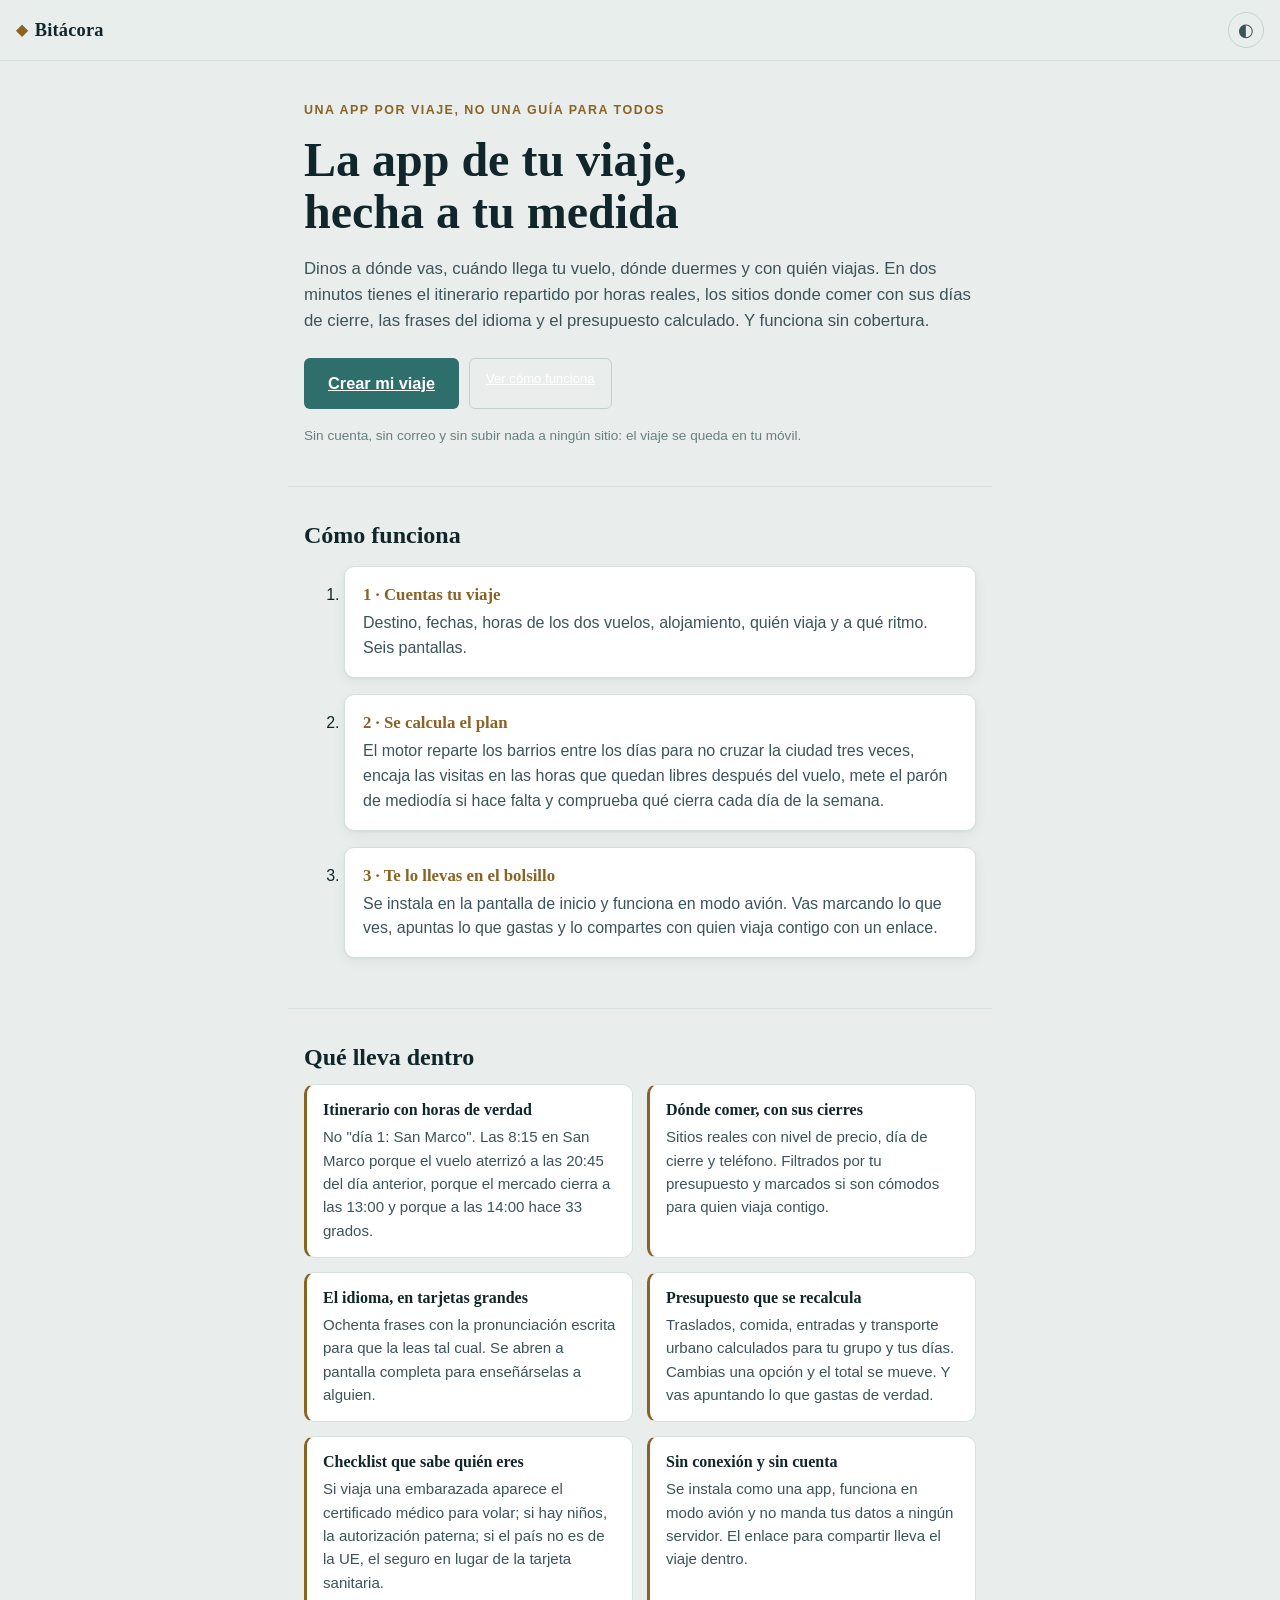
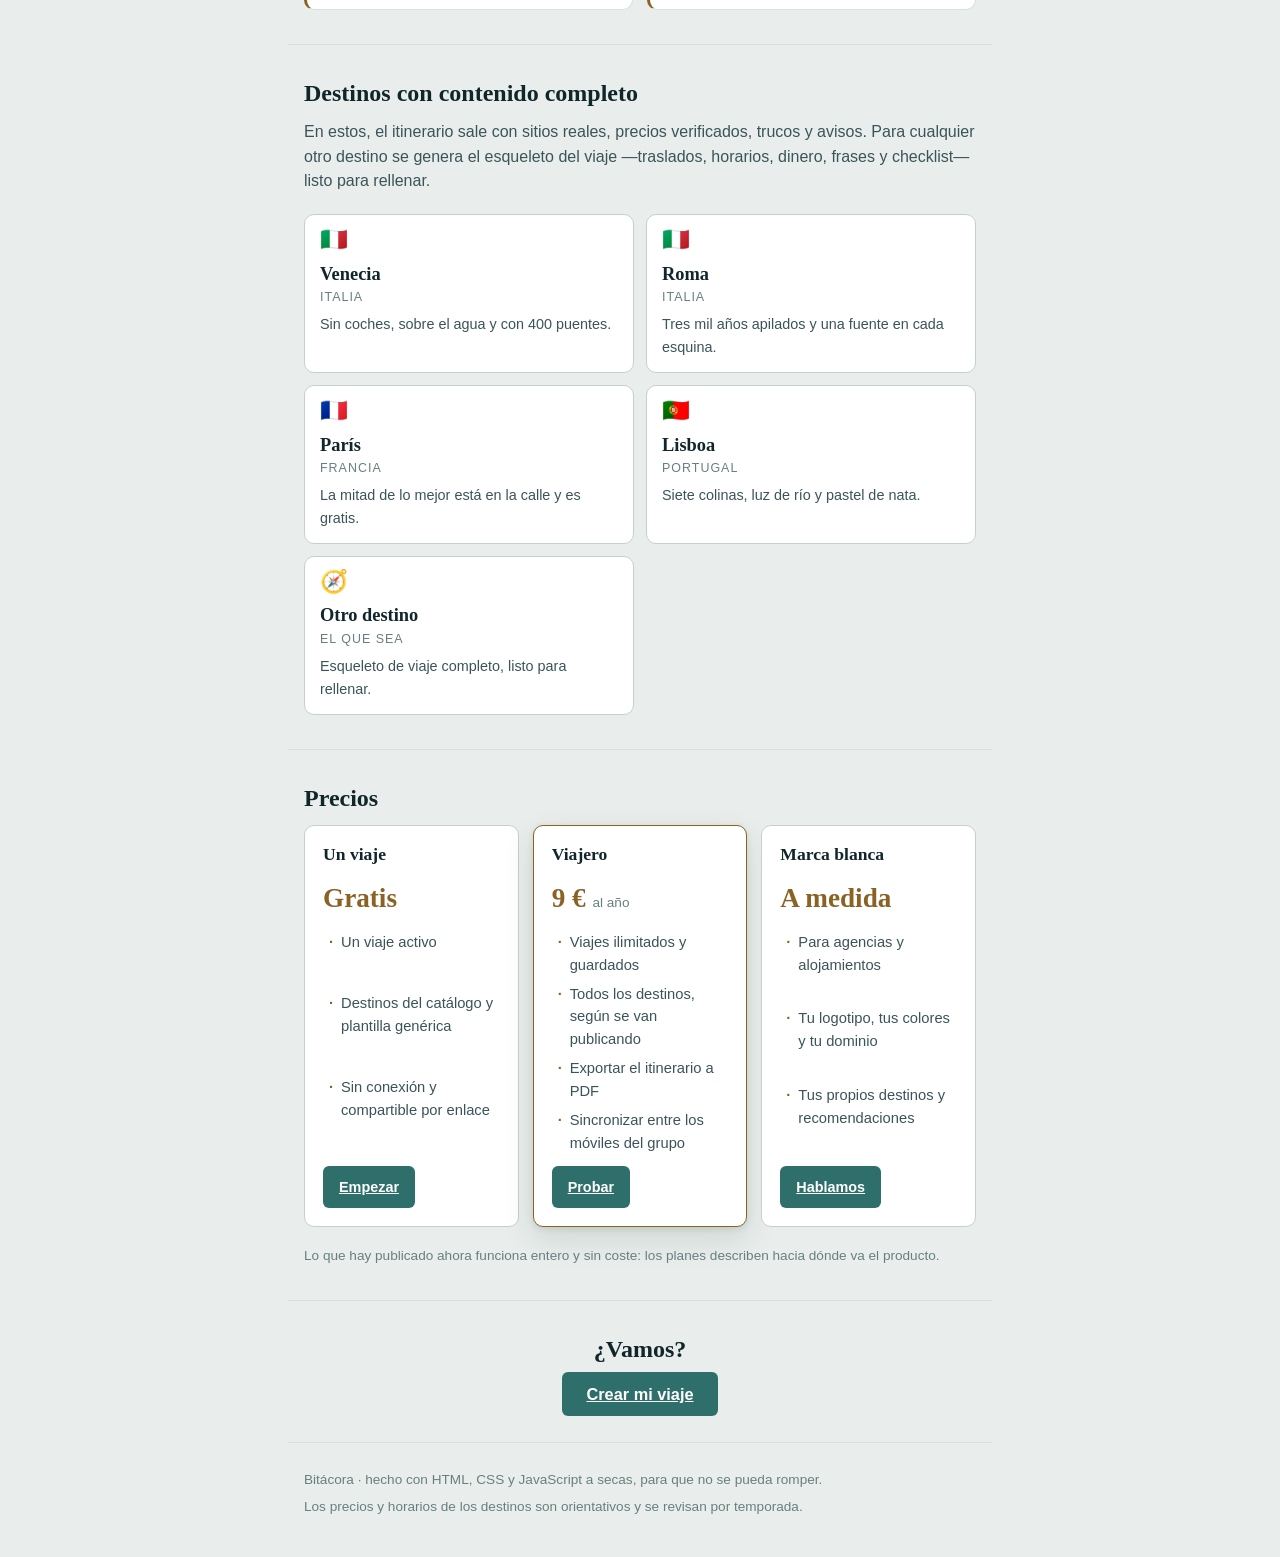
<file: index.html>
<!doctype html>
<html lang="es">
<head>
<meta charset="utf-8">
<meta name="viewport" content="width=device-width, initial-scale=1, viewport-fit=cover">
<title>Bitácora · La app de tu viaje, hecha a tu medida</title>
<meta name="description" content="Dinos a dónde vas, cuándo y con quién. En dos minutos tienes la app de tu viaje: itinerario con horas reales, restaurantes, frases del idioma y presupuesto. Funciona sin conexión.">
<meta name="theme-color" content="#0C1A1C">
<link rel="manifest" href="manifest.webmanifest">
<link rel="icon" href="icons/icon.svg" type="image/svg+xml">
<link rel="apple-touch-icon" href="icons/icon-192.png">
<meta property="og:title" content="Bitácora · La app de tu viaje, hecha a tu medida">
<meta property="og:description" content="Itinerario con horas reales, restaurantes, frases y presupuesto. Generado con tus datos y disponible sin conexión.">
<meta property="og:type" content="website">
<link rel="stylesheet" href="css/app.css">
<link rel="stylesheet" href="css/paletas.css">
<link rel="stylesheet" href="css/marca.css">
</head>
<body class="pagina-marca">

<header class="barra">
  <a class="barra__logo" href="index.html">Bitácora</a>
  <button type="button" class="icono" id="btn-tema" aria-label="Cambiar tema"><span aria-hidden="true" id="icono-tema">◐</span></button>
</header>

<main id="principal">

  <!-- ═══ HERO ═══ -->
  <section class="hero">
    <p class="hero__k">Una app por viaje, no una guía para todos</p>
    <h1 class="hero__t">La app de tu viaje,<br>hecha a tu medida</h1>
    <p class="hero__d">Dinos a dónde vas, cuándo llega tu vuelo, dónde duermes y con quién viajas. En dos minutos tienes el itinerario repartido por horas reales, los sitios donde comer con sus días de cierre, las frases del idioma y el presupuesto calculado. Y funciona sin cobertura.</p>
    <div class="hero__acc">
      <a class="boton boton--grande" href="crear.html">Crear mi viaje</a>
      <a class="boton boton--fantasma" href="#como">Ver cómo funciona</a>
    </div>
    <p class="hero__pie">Sin cuenta, sin correo y sin subir nada a ningún sitio: el viaje se queda en tu móvil.</p>
  </section>

  <!-- ═══ MIS VIAJES ═══ -->
  <section class="seccion" id="mis-viajes" hidden>
    <h2 class="seccion__t">Mis viajes</h2>
    <div id="lista-viajes"></div>
  </section>

  <!-- ═══ CÓMO FUNCIONA ═══ -->
  <section class="seccion" id="como">
    <h2 class="seccion__t">Cómo funciona</h2>
    <ol class="pasos-lista">
      <li>
        <h3>1 · Cuentas tu viaje</h3>
        <p>Destino, fechas, horas de los dos vuelos, alojamiento, quién viaja y a qué ritmo. Seis pantallas.</p>
      </li>
      <li>
        <h3>2 · Se calcula el plan</h3>
        <p>El motor reparte los barrios entre los días para no cruzar la ciudad tres veces, encaja las visitas en las horas que quedan libres después del vuelo, mete el parón de mediodía si hace falta y comprueba qué cierra cada día de la semana.</p>
      </li>
      <li>
        <h3>3 · Te lo llevas en el bolsillo</h3>
        <p>Se instala en la pantalla de inicio y funciona en modo avión. Vas marcando lo que ves, apuntas lo que gastas y lo compartes con quien viaja contigo con un enlace.</p>
      </li>
    </ol>
  </section>

  <!-- ═══ QUÉ LLEVA ═══ -->
  <section class="seccion">
    <h2 class="seccion__t">Qué lleva dentro</h2>
    <div class="tarjetas">
      <article class="tarj">
        <h3>Itinerario con horas de verdad</h3>
        <p>No "día 1: San Marco". Las 8:15 en San Marco porque el vuelo aterrizó a las 20:45 del día anterior, porque el mercado cierra a las 13:00 y porque a las 14:00 hace 33 grados.</p>
      </article>
      <article class="tarj">
        <h3>Dónde comer, con sus cierres</h3>
        <p>Sitios reales con nivel de precio, día de cierre y teléfono. Filtrados por tu presupuesto y marcados si son cómodos para quien viaja contigo.</p>
      </article>
      <article class="tarj">
        <h3>El idioma, en tarjetas grandes</h3>
        <p>Ochenta frases con la pronunciación escrita para que la leas tal cual. Se abren a pantalla completa para enseñárselas a alguien.</p>
      </article>
      <article class="tarj">
        <h3>Presupuesto que se recalcula</h3>
        <p>Traslados, comida, entradas y transporte urbano calculados para tu grupo y tus días. Cambias una opción y el total se mueve. Y vas apuntando lo que gastas de verdad.</p>
      </article>
      <article class="tarj">
        <h3>Checklist que sabe quién eres</h3>
        <p>Si viaja una embarazada aparece el certificado médico para volar; si hay niños, la autorización paterna; si el país no es de la UE, el seguro en lugar de la tarjeta sanitaria.</p>
      </article>
      <article class="tarj">
        <h3>Sin conexión y sin cuenta</h3>
        <p>Se instala como una app, funciona en modo avión y no manda tus datos a ningún servidor. El enlace para compartir lleva el viaje dentro.</p>
      </article>
    </div>
  </section>

  <!-- ═══ DESTINOS ═══ -->
  <section class="seccion">
    <h2 class="seccion__t">Destinos con contenido completo</h2>
    <p class="seccion__a">En estos, el itinerario sale con sitios reales, precios verificados, trucos y avisos. Para cualquier otro destino se genera el esqueleto del viaje —traslados, horarios, dinero, frases y checklist— listo para rellenar.</p>
    <div id="lista-destinos" class="destinos destinos--muestra"></div>
  </section>

  <!-- ═══ PRECIOS ═══ -->
  <section class="seccion" id="precios">
    <h2 class="seccion__t">Precios</h2>
    <div class="planes">
      <article class="plan">
        <h3 class="plan__n">Un viaje</h3>
        <p class="plan__p">Gratis</p>
        <ul class="plan__l">
          <li>Un viaje activo</li>
          <li>Destinos del catálogo y plantilla genérica</li>
          <li>Sin conexión y compartible por enlace</li>
        </ul>
        <a class="boton" href="crear.html">Empezar</a>
      </article>
      <article class="plan plan--destacado">
        <h3 class="plan__n">Viajero</h3>
        <p class="plan__p">9 € <span>al año</span></p>
        <ul class="plan__l">
          <li>Viajes ilimitados y guardados</li>
          <li>Todos los destinos, según se van publicando</li>
          <li>Exportar el itinerario a PDF</li>
          <li>Sincronizar entre los móviles del grupo</li>
        </ul>
        <a class="boton" href="crear.html">Probar</a>
      </article>
      <article class="plan">
        <h3 class="plan__n">Marca blanca</h3>
        <p class="plan__p">A medida</p>
        <ul class="plan__l">
          <li>Para agencias y alojamientos</li>
          <li>Tu logotipo, tus colores y tu dominio</li>
          <li>Tus propios destinos y recomendaciones</li>
        </ul>
        <a class="boton" href="mailto:hola@example.com?subject=Bit%C3%A1cora%20marca%20blanca">Hablamos</a>
      </article>
    </div>
    <p class="seccion__a seccion__a--sm">Lo que hay publicado ahora funciona entero y sin coste: los planes describen hacia dónde va el producto.</p>
  </section>

  <section class="seccion cierre">
    <h2 class="seccion__t">¿Vamos?</h2>
    <a class="boton boton--grande" href="crear.html">Crear mi viaje</a>
  </section>

</main>

<footer class="pie">
  <p>Bitácora · hecho con HTML, CSS y JavaScript a secas, para que no se pueda romper.</p>
  <p>Los precios y horarios de los destinos son orientativos y se revisan por temporada.</p>
</footer>

<script src="js/packs/catalogo.js"></script>
<script src="js/almacen.js"></script>
<script src="js/inicio.js"></script>
</body>
</html>
</file>
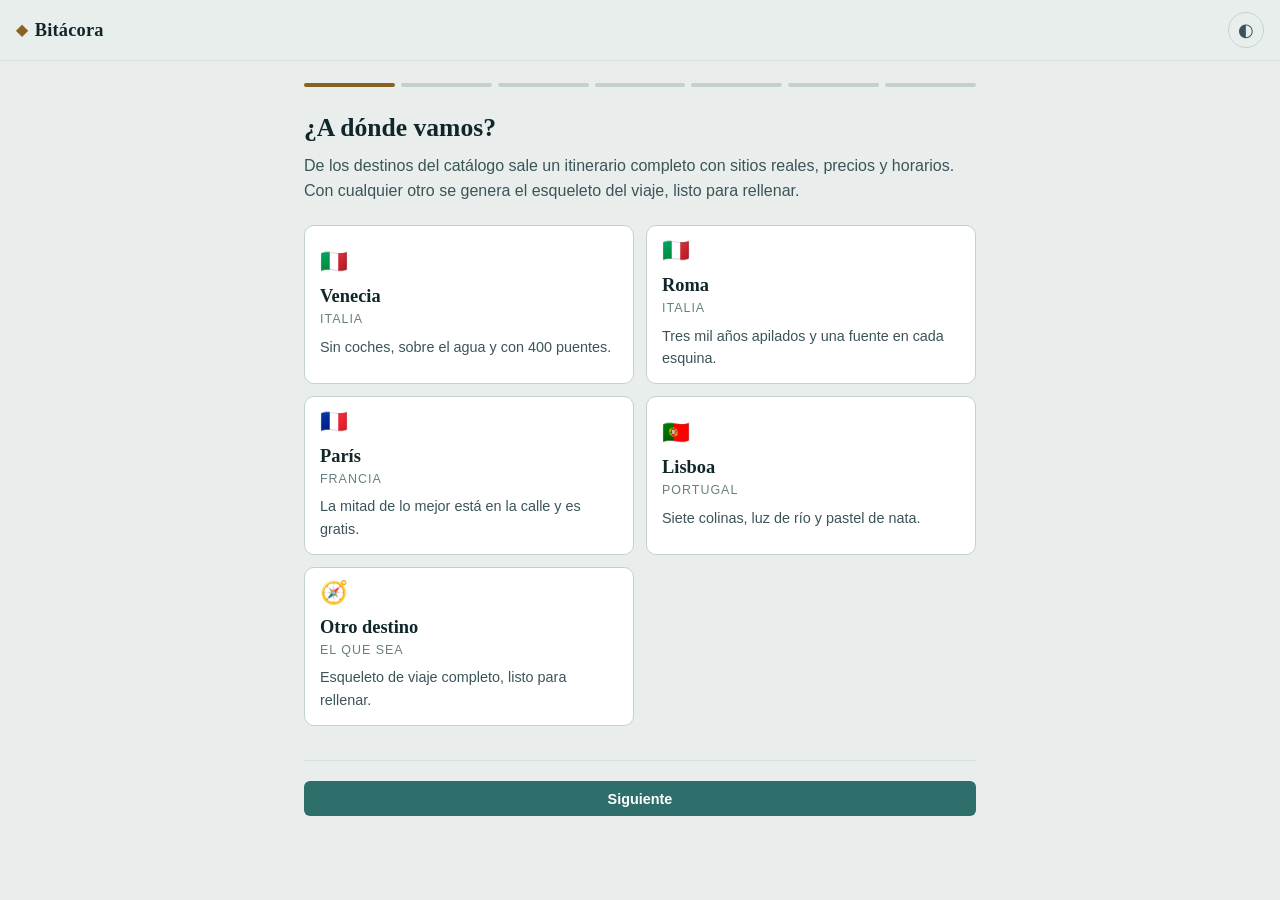
<file: crear.html>
<!doctype html>
<html lang="es">
<head>
<meta charset="utf-8">
<meta name="viewport" content="width=device-width, initial-scale=1, viewport-fit=cover">
<title>Crear un viaje · Bitácora</title>
<meta name="description" content="Seis pasos y la app del viaje está hecha: itinerario con horas, restaurantes, frases y presupuesto.">
<meta name="theme-color" content="#0C1A1C">
<link rel="manifest" href="manifest.webmanifest">
<link rel="icon" href="icons/icon.svg" type="image/svg+xml">
<link rel="apple-touch-icon" href="icons/icon-192.png">
<link rel="stylesheet" href="css/app.css">
<link rel="stylesheet" href="css/paletas.css">
<link rel="stylesheet" href="css/marca.css">
</head>
<body class="pagina-marca">

<header class="barra">
  <a class="barra__logo" href="index.html">Bitácora</a>
  <button type="button" class="icono" id="btn-tema" aria-label="Cambiar tema"><span aria-hidden="true" id="icono-tema">◐</span></button>
</header>

<main class="asistente" id="principal">

  <div class="pasos" id="pasos" aria-label="Progreso"></div>

  <form id="form" novalidate>

    <!-- ═══ 1 · DESTINO ═══ -->
    <section class="paso" data-paso="0">
      <h2 class="paso__t">¿A dónde vamos?</h2>
      <p class="paso__a">De los destinos del catálogo sale un itinerario completo con sitios reales, precios y horarios. Con cualquier otro se genera el esqueleto del viaje, listo para rellenar.</p>

      <div class="destinos" id="destinos" role="radiogroup" aria-label="Destino"></div>

      <div id="destino-otro" hidden>
        <label class="campo">
          <span class="campo__l">Ciudad</span>
          <input type="text" id="ciudad" placeholder="Ámsterdam" autocomplete="off">
        </label>
        <label class="campo">
          <span class="campo__l">País</span>
          <select id="pais"></select>
          <span class="campo__ayuda">De aquí salen los teléfonos de emergencia, el idioma de las frases y el tipo de enchufe.</span>
        </label>
      </div>
    </section>

    <!-- ═══ 2 · MODO ═══ -->
    <section class="paso" data-paso="1" hidden>
      <h2 class="paso__t">¿Te lo montamos o ya lo tienes?</h2>
      <p class="paso__a">Las dos opciones acaban en la misma app, con presupuesto, frases, checklist y modo sin conexión. Lo único que cambia es de dónde salen las paradas.</p>
      <div class="opciones-lista" id="modos"></div>
    </section>

    <!-- ═══ 3 · FECHAS Y VUELOS ═══ -->
    <section class="paso" data-paso="2" hidden>
      <h2 class="paso__t">Fechas y vuelos</h2>
      <p class="paso__a">Con la hora de llegada y la de salida se calcula qué se puede hacer de verdad el primer día y el último. Si todavía no hay vuelos, se puede dejar en blanco.</p>

      <div class="campo-par">
        <label class="campo">
          <span class="campo__l">Llegada</span>
          <input type="date" id="inicio" required>
        </label>
        <label class="campo">
          <span class="campo__l">Vuelta</span>
          <input type="date" id="fin" required>
        </label>
      </div>
      <p class="campo__ayuda" id="duracion-nota"></p>

      <h3 class="paso__h">Vuelo de ida</h3>
      <div class="campo-par">
        <label class="campo">
          <span class="campo__l">Sale a las</span>
          <input type="time" id="ida-salida">
        </label>
        <label class="campo">
          <span class="campo__l">Llega a las</span>
          <input type="time" id="ida-llegada">
        </label>
      </div>
      <div class="campo-par">
        <label class="campo">
          <span class="campo__l">Desde</span>
          <input type="text" id="ida-desde" placeholder="MAD · Madrid" autocomplete="off">
        </label>
        <label class="campo">
          <span class="campo__l">Aeropuerto de llegada</span>
          <select id="ida-hasta"></select>
        </label>
      </div>

      <h3 class="paso__h">Vuelo de vuelta</h3>
      <div class="campo-par">
        <label class="campo">
          <span class="campo__l">Sale a las</span>
          <input type="time" id="vuelta-salida">
        </label>
        <label class="campo">
          <span class="campo__l">Llega a las</span>
          <input type="time" id="vuelta-llegada">
        </label>
      </div>
    </section>

    <!-- ═══ 4 · ALOJAMIENTO ═══ -->
    <section class="paso" data-paso="3" hidden>
      <h2 class="paso__t">¿Dónde dormimos?</h2>
      <p class="paso__a">El nombre y la dirección se convierten en el botón de "cómo llegar" del primer día y en la referencia de los traslados.</p>

      <label class="campo">
        <span class="campo__l">Nombre del alojamiento</span>
        <input type="text" id="aloj-nombre" placeholder="Hotel, apartamento…" autocomplete="off">
      </label>
      <label class="campo">
        <span class="campo__l">Dirección</span>
        <input type="text" id="aloj-dir" placeholder="Calle, número, barrio" autocomplete="off">
      </label>
      <label class="campo">
        <span class="campo__l">Algo que recordar <span class="campo__op">(opcional)</span></span>
        <textarea id="aloj-nota" rows="2" placeholder="Check-in a partir de las 15:00, la llave está en una caja junto al portal…"></textarea>
      </label>
    </section>

    <!-- ═══ 5 · QUIÉN VIAJA ═══ -->
    <section class="paso" data-paso="4" hidden>
      <h2 class="paso__t">¿Quién viaja?</h2>
      <p class="paso__a">Esto cambia el itinerario de verdad: el número de paradas por bloque, si hay parón a mediodía y qué frases y avisos aparecen.</p>

      <label class="campo">
        <span class="campo__l">Nombres <span class="campo__op">(separados por comas)</span></span>
        <input type="text" id="nombres" placeholder="Ana, Luis" autocomplete="off">
      </label>

      <div class="campo-par">
        <label class="campo">
          <span class="campo__l">Adultos</span>
          <input type="number" id="adultos" min="1" max="12" value="2">
        </label>
        <label class="campo">
          <span class="campo__l">Niños</span>
          <input type="number" id="ninos" min="0" max="12" value="0">
        </label>
      </div>

      <h3 class="paso__h">¿Hay algo que condicione el ritmo?</h3>
      <div class="opciones-lista" id="perfiles"></div>
    </section>

    <!-- ═══ 6 · CÓMO VIAJAMOS ═══ -->
    <section class="paso" data-paso="5" hidden>
      <h2 class="paso__t">¿Cómo viajamos?</h2>

      <h3 class="paso__h">Ritmo</h3>
      <div class="opciones-lista" id="ritmos"></div>

      <h3 class="paso__h">Presupuesto de comer</h3>
      <div class="opciones-lista" id="presupuestos"></div>

      <h3 class="paso__h">¿Qué nos interesa?</h3>
      <p class="campo__ayuda">Lo imprescindible de cada ciudad sale siempre. Esto decide con qué se rellena el resto.</p>
      <div class="chips-lista" id="intereses"></div>
    </section>

    <!-- ═══ 7 · TU ITINERARIO ═══ -->
    <section class="paso" data-paso="6" hidden>
      <h2 class="paso__t">Tu itinerario</h2>
      <p class="paso__a">Pégalo tal y como lo tengas: una nota del móvil, un mensaje, un correo. No hace falta formato. Lo único que ayuda es empezar cada día con su nombre («Jueves 13», «Día 2») o separar los días con una línea en blanco.</p>

      <div class="importar-acc">
        <label class="boton boton--fantasma" for="fichero">Subir un fichero</label>
        <input type="file" id="fichero" accept=".txt,.md,.json,text/plain,application/json" hidden>
        <button type="button" class="boton boton--fantasma" id="btn-sugerir">Partir del itinerario sugerido</button>
        <button type="button" class="boton boton--fantasma" id="btn-ejemplo">Ver un ejemplo</button>
      </div>

      <label class="campo">
        <span class="campo__l">Itinerario</span>
        <textarea id="itinerario" rows="16" spellcheck="false" placeholder="Jueves 13&#10;09:00 Piazza San Marco — a primera hora está vacía&#10;10:30 Mercado de Rialto&#10;13:30 Comer en La Zucca&#10;&#10;Viernes 14&#10;Burano&#10;Murano"></textarea>
      </label>

      <div id="vista-previa" class="vista-previa" hidden></div>
    </section>

    <!-- ═══ 8 · RESUMEN ═══ -->
    <section class="paso" data-paso="7" hidden>
      <h2 class="paso__t">Listo</h2>
      <p class="paso__a">Esto es lo que se va a generar. Todo se puede cambiar después sin perder lo que ya esté marcado.</p>
      <div id="resumen"></div>
      <p class="campo__ayuda" id="avisos-resumen"></p>
    </section>

    <div class="nav-pasos">
      <button type="button" class="boton boton--fantasma" id="btn-atras">Atrás</button>
      <button type="button" class="boton" id="btn-siguiente">Siguiente</button>
      <button type="submit" class="boton boton--grande" id="btn-generar" hidden>Generar el viaje</button>
    </div>
  </form>
</main>

<script src="js/paises.js"></script>
<script src="js/idiomas.js"></script>
<script src="js/packs/catalogo.js"></script>
<script src="js/packs/venecia.js"></script>
<script src="js/packs/roma.js"></script>
<script src="js/packs/paris.js"></script>
<script src="js/packs/lisboa.js"></script>
<script src="js/packs/generico.js"></script>
<script src="js/motor.js"></script>
<script src="js/importar.js"></script>
<script src="js/almacen.js"></script>
<script src="js/crear.js"></script>
</body>
</html>
</file>
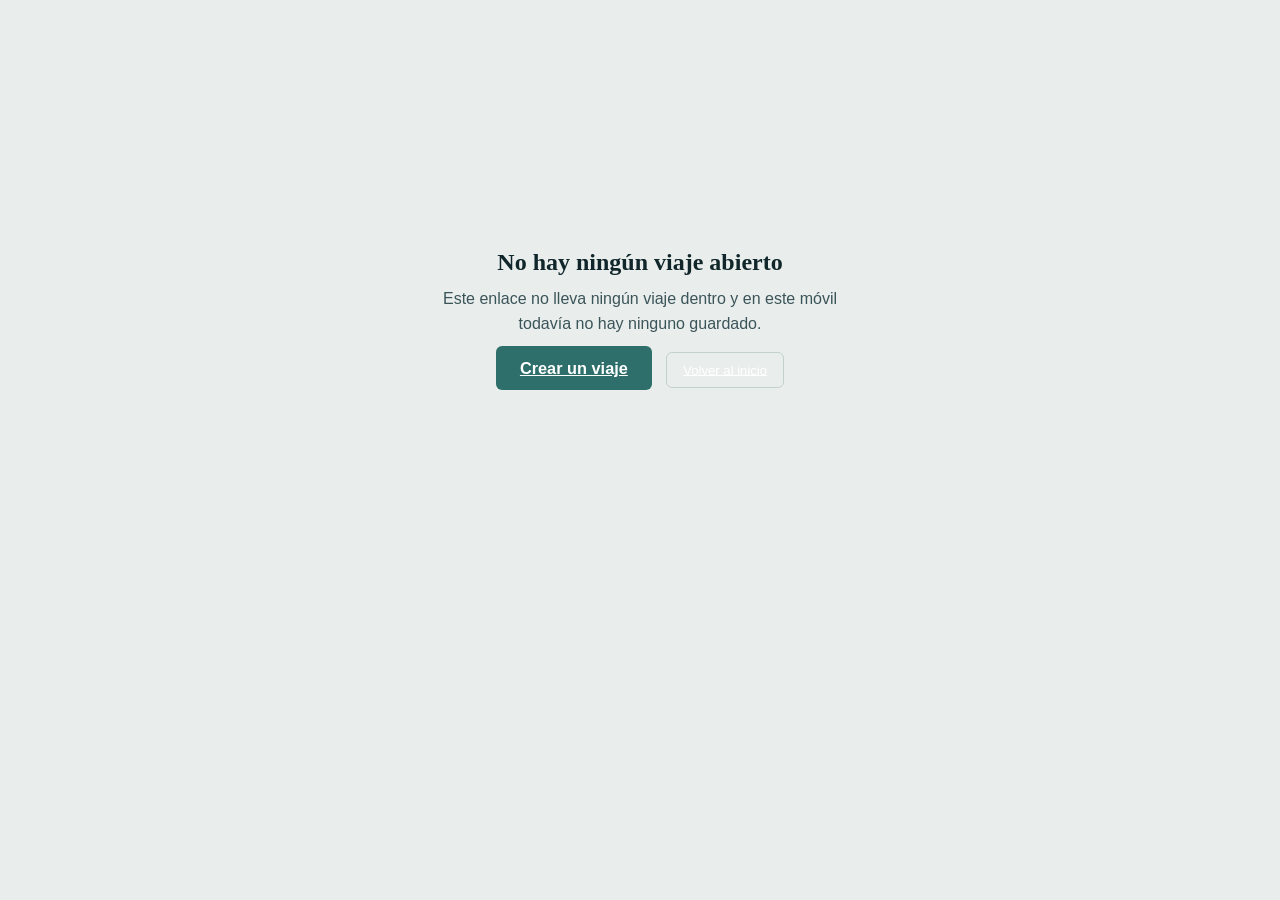
<file: viaje.html>
<!doctype html>
<html lang="es">
<head>
<meta charset="utf-8">
<meta name="viewport" content="width=device-width, initial-scale=1, viewport-fit=cover">
<title>Mi viaje · Bitácora</title>
<meta name="description" content="Itinerario con horas, restaurantes, frases y presupuesto del viaje, generado a medida y disponible sin conexión.">
<meta name="theme-color" content="#0C1A1C">
<link rel="manifest" href="manifest.webmanifest">
<link rel="icon" href="icons/icon.svg" type="image/svg+xml">
<link rel="apple-touch-icon" href="icons/icon-192.png">
<meta name="apple-mobile-web-app-capable" content="yes">
<meta name="apple-mobile-web-app-title" content="Bitácora">
<link rel="stylesheet" href="css/app.css">
<link rel="stylesheet" href="css/paletas.css">
<link rel="stylesheet" href="css/marca.css">
</head>
<body>

<a class="salta" href="#principal">Saltar al contenido</a>

<!-- Si no hay ningún viaje que abrir -->
<section class="sin-viaje" id="sin-viaje" hidden>
  <div class="sin-viaje__caja">
    <h1>No hay ningún viaje abierto</h1>
    <p>Este enlace no lleva ningún viaje dentro y en este móvil todavía no hay ninguno guardado.</p>
    <a class="boton boton--grande" href="crear.html">Crear un viaje</a>
    <a class="boton boton--fantasma" href="index.html">Volver al inicio</a>
  </div>
</section>

<div id="envoltorio" hidden>

<header class="cabecera">
  <div class="cabecera__interior">
    <div class="cabecera__texto">
      <h1 class="cabecera__titulo" id="cab-titulo">—</h1>
      <p class="cabecera__sub" id="cab-sub"></p>
    </div>
    <div class="cabecera__acciones">
      <button type="button" id="btn-suave" class="pastilla" aria-pressed="false" title="Oculta las paradas opcionales">
        Modo suave
      </button>
      <button type="button" id="btn-tema" class="icono" aria-label="Cambiar entre tema claro y oscuro">
        <span aria-hidden="true" id="icono-tema">◐</span>
      </button>
    </div>
  </div>
  <div class="marea" aria-hidden="true"></div>
</header>

<main id="principal">

  <!-- ══════════ ITINERARIO ══════════ -->
  <section class="panel" id="panel-itinerario" role="tabpanel" aria-labelledby="tab-itinerario">
    <div class="dias-barra" id="dias-barra" role="tablist" aria-label="Días del viaje"></div>
    <div id="dias-contenido"></div>
  </section>

  <!-- ══════════ COMER ══════════ -->
  <section class="panel" id="panel-comer" role="tabpanel" aria-labelledby="tab-comer" hidden>
    <div class="intro">
      <h2>Dónde comer</h2>
      <p id="comer-intro"></p>
    </div>
    <div class="filtros" id="filtros-comer" role="group" aria-label="Filtrar restaurantes"></div>
    <div class="rejilla" id="lista-comer"></div>
    <div class="nota-pie" id="comer-reglas"></div>
  </section>

  <!-- ══════════ IDIOMA ══════════ -->
  <section class="panel" id="panel-idioma" role="tabpanel" aria-labelledby="tab-idioma" hidden>
    <div class="intro">
      <h2 id="idioma-h">Idioma</h2>
      <p>Tocando una frase se abre en grande, para poder enseñársela a alguien. La tercera línea es cómo se pronuncia, leída tal cual en español.</p>
      <p class="ayuda" id="idioma-nota"></p>
    </div>
    <div class="buscador">
      <input type="search" id="buscar-frase" placeholder="Buscar una frase…" aria-label="Buscar una frase" autocomplete="off">
    </div>
    <div class="filtros" id="filtros-frases" role="group" aria-label="Filtrar por categoría"></div>
    <div id="lista-frases"></div>
    <p class="vacio" id="frases-vacio" hidden>No hay ninguna frase que encaje con esa búsqueda.</p>
  </section>

  <!-- ══════════ PRESUPUESTO ══════════ -->
  <section class="panel" id="panel-presupuesto" role="tabpanel" aria-labelledby="tab-presupuesto" hidden>
    <div class="intro">
      <h2>Presupuesto</h2>
      <p id="presu-intro"></p>
    </div>

    <div class="total-caja">
      <span class="total-caja__etiqueta">Total estimado</span>
      <strong class="total-caja__cifra" id="total-cifra">—</strong>
      <span class="total-caja__pie" id="total-pie"></span>
    </div>

    <div id="presupuesto-opciones"></div>

    <h3 class="seccion-h">Gastos fijos</h3>
    <table class="tabla">
      <thead><tr><th scope="col">Concepto</th><th scope="col" class="num">Importe</th></tr></thead>
      <tbody id="presupuesto-fijos"></tbody>
    </table>

    <h3 class="seccion-h">Lo que gastamos de verdad</h3>
    <p class="ayuda">Se va apuntando sobre la marcha para ver cómo va frente a lo previsto. Se guarda en este móvil.</p>
    <form class="gasto-form" id="gasto-form">
      <input type="text" id="gasto-concepto" placeholder="En qué" aria-label="Concepto del gasto" required maxlength="60">
      <input type="number" id="gasto-importe" placeholder="€" aria-label="Importe" step="0.01" min="0" required inputmode="decimal">
      <button type="submit" class="boton">Añadir</button>
    </form>
    <div id="gastos-resumen"></div>
    <ul class="gastos-lista" id="gastos-lista"></ul>

    <p class="nota-pie-sm" id="presupuesto-fuera"></p>
  </section>

  <!-- ══════════ INFO ══════════ -->
  <section class="panel" id="panel-info" role="tabpanel" aria-labelledby="tab-info" hidden>

    <div class="intro">
      <h2>Antes de salir</h2>
      <p>Lo que hay que dejar resuelto en casa.</p>
    </div>
    <div id="checklist"></div>

    <h3 class="seccion-h">Si pasa algo</h3>
    <div class="urgencias" id="urgencias"></div>
    <div class="hospital" id="hospital"></div>

    <h3 class="seccion-h">Conviene saber</h3>
    <div id="consejos"></div>

    <h3 class="seccion-h">Nuestros datos</h3>
    <div id="datos-viaje"></div>

    <h3 class="seccion-h">Este viaje</h3>
    <div class="acciones-viaje">
      <button type="button" class="boton" id="btn-compartir">Compartir el viaje</button>
      <button type="button" class="boton boton--fantasma" id="btn-exportar">Descargar el itinerario</button>
      <a class="boton boton--fantasma" id="btn-editar" href="crear.html">Cambiar los datos</a>
      <a class="boton boton--fantasma" href="index.html">Mis viajes</a>
    </div>
    <p class="ayuda" id="compartir-aviso" hidden></p>

    <div class="creditos">
      <p id="credito-perfil"></p>
      <p>Lo que se va marcando (paradas visitadas, gastos, tema) se guarda sólo en este móvil: no se sincroniza entre teléfonos.</p>
      <p id="credito-precios"></p>
      <button type="button" class="boton boton--fantasma" id="btn-borrar">Borrar lo marcado en este móvil</button>
    </div>
  </section>

</main>

<nav class="tabs" role="tablist" aria-label="Secciones">
  <button type="button" class="tabs__b" id="tab-itinerario"   role="tab" aria-selected="true"  aria-controls="panel-itinerario" data-panel="itinerario">
    <svg viewBox="0 0 24 24" aria-hidden="true"><path d="M4 19V6a2 2 0 0 1 2-2h9l5 5v10a2 2 0 0 1-2 2H6a2 2 0 0 1-2-2Z"/><path d="M14 4v6h6"/><path d="M8 13h7M8 16.5h5"/></svg>
    <span>Itinerario</span>
  </button>
  <button type="button" class="tabs__b" id="tab-comer"        role="tab" aria-selected="false" aria-controls="panel-comer" data-panel="comer">
    <svg viewBox="0 0 24 24" aria-hidden="true"><path d="M6 3v8a2.5 2.5 0 0 0 5 0V3"/><path d="M8.5 3v18"/><path d="M17.5 3c-1.5 1.5-2 3.5-2 5.5s.5 3 2 3.5V21"/></svg>
    <span>Comer</span>
  </button>
  <button type="button" class="tabs__b" id="tab-idioma"       role="tab" aria-selected="false" aria-controls="panel-idioma" data-panel="idioma">
    <svg viewBox="0 0 24 24" aria-hidden="true"><path d="M3 5h10M8 3v2c0 4-2 7-5 9"/><path d="M6 10c1.5 2.5 3.5 4 6 5"/><path d="M12 20l4.5-11 4.5 11"/><path d="M14 16.5h5"/></svg>
    <span>Idioma</span>
  </button>
  <button type="button" class="tabs__b" id="tab-presupuesto"  role="tab" aria-selected="false" aria-controls="panel-presupuesto" data-panel="presupuesto">
    <svg viewBox="0 0 24 24" aria-hidden="true"><circle cx="12" cy="12" r="8.5"/><path d="M15 9.2A3.6 3.6 0 0 0 12.2 8C10 8 8.7 9.8 8.7 12s1.3 4 3.5 4A3.6 3.6 0 0 0 15 14.8"/><path d="M7.2 11.2h5M7.2 13.2h5"/></svg>
    <span>Dinero</span>
  </button>
  <button type="button" class="tabs__b" id="tab-info"         role="tab" aria-selected="false" aria-controls="panel-info" data-panel="info">
    <svg viewBox="0 0 24 24" aria-hidden="true"><circle cx="12" cy="12" r="8.5"/><path d="M12 11v5.5"/><circle cx="12" cy="7.8" r=".9" fill="currentColor" stroke="none"/></svg>
    <span>Info</span>
  </button>
</nav>

<!-- Frase a pantalla completa, para enseñarla -->
<div class="grande" id="grande" hidden>
  <button type="button" class="grande__cerrar" id="grande-cerrar" aria-label="Cerrar">✕</button>
  <div class="grande__caja">
    <p class="grande__es" id="grande-es"></p>
    <p class="grande__it" id="grande-it"></p>
    <p class="grande__pr" id="grande-pr"></p>
  </div>
</div>

</div><!-- /envoltorio -->

<script src="js/paises.js"></script>
<script src="js/idiomas.js"></script>
<script src="js/packs/catalogo.js"></script>
<script src="js/packs/venecia.js"></script>
<script src="js/packs/roma.js"></script>
<script src="js/packs/paris.js"></script>
<script src="js/packs/lisboa.js"></script>
<script src="js/packs/generico.js"></script>
<script src="js/motor.js"></script>
<script src="js/almacen.js"></script>
<script src="js/app.js"></script>
</body>
</html>
</file>
<file: css/app.css>
/* ============================================================
   Venecia 2026 — hoja de estilo
   Paleta: agua de laguna y latón. Nada de crema y terracota.
   ============================================================ */

/* ---------- Tokens ---------- */
:root {
  /* Grounds — el neutro tira a verde de canal, no es gris puro */
  --fondo:        #E9EEEC;
  --fondo-2:      #FFFFFF;
  --fondo-3:      #DFE7E4;
  --linea:        #C3D1CD;
  --linea-suave:  #D6E0DD;

  /* Tinta */
  --tinta:        #10262A;
  --tinta-2:      #3B5459;
  --tinta-3:      #67807F;

  /* Acentos */
  --laton:        #8A6224;
  --laton-vivo:   #B8873A;
  --laton-fondo:  #F2E9D9;
  --laguna:       #2E6F6B;
  --laguna-fondo: #DCE9E6;

  /* Semánticos — separados del acento */
  --oxido:        #A84621;
  --oxido-txt:    #8F3C1C;
  --oxido-fondo:  #F7E5DD;
  --verde:        #3D6B4C;
  --verde-fondo:  #DEEBE1;

  --sombra:       0 1px 2px rgba(16,38,42,.06), 0 4px 14px rgba(16,38,42,.05);
  --sombra-alta:  0 2px 6px rgba(16,38,42,.10), 0 12px 32px rgba(16,38,42,.12);

  --r:      10px;
  --r-sm:   6px;
  --ancho:  44rem;

  --display: Georgia, 'Iowan Old Style', 'Palatino Linotype', Palatino, 'Times New Roman', serif;
  --texto:   -apple-system, BlinkMacSystemFont, 'Segoe UI', Roboto, 'Helvetica Neue', Arial, sans-serif;
  --mono:    ui-monospace, 'SF Mono', SFMono-Regular, 'Cascadia Mono', 'Segoe UI Mono', Consolas, 'Liberation Mono', monospace;
}

@media (prefers-color-scheme: dark) {
  :root {
    --fondo:        #0C1A1C;
    --fondo-2:      #142629;
    --fondo-3:      #1B3236;
    --linea:        #2A474B;
    --linea-suave:  #21393D;

    --tinta:        #E4EDEA;
    --tinta-2:      #A9C0BD;
    --tinta-3:      #7A9490;

    --laton:        #D2A052;
    --laton-vivo:   #E0B368;
    --laton-fondo:  #2B2314;
    --laguna:       #6FB3AD;
    --laguna-fondo: #143033;

    --oxido:        #D9704A;
    --oxido-txt:    #E89170;
    --oxido-fondo:  #34211A;
    --verde:        #7CB98E;
    --verde-fondo:  #162C1E;

    --sombra:       0 1px 2px rgba(0,0,0,.4), 0 4px 14px rgba(0,0,0,.3);
    --sombra-alta:  0 2px 6px rgba(0,0,0,.5), 0 12px 32px rgba(0,0,0,.45);
  }
}

/* El interruptor del usuario gana sobre la preferencia del sistema, en los dos sentidos */
:root[data-tema="oscuro"] {
  --fondo: #0C1A1C; --fondo-2: #142629; --fondo-3: #1B3236;
  --linea: #2A474B; --linea-suave: #21393D;
  --tinta: #E4EDEA; --tinta-2: #A9C0BD; --tinta-3: #7A9490;
  --laton: #D2A052; --laton-vivo: #E0B368; --laton-fondo: #2B2314;
  --laguna: #6FB3AD; --laguna-fondo: #143033;
  --oxido: #D9704A; --oxido-txt: #E89170; --oxido-fondo: #34211A;
  --verde: #7CB98E; --verde-fondo: #162C1E;
  --sombra: 0 1px 2px rgba(0,0,0,.4), 0 4px 14px rgba(0,0,0,.3);
  --sombra-alta: 0 2px 6px rgba(0,0,0,.5), 0 12px 32px rgba(0,0,0,.45);
}
:root[data-tema="claro"] {
  --fondo: #E9EEEC; --fondo-2: #FFFFFF; --fondo-3: #DFE7E4;
  --linea: #C3D1CD; --linea-suave: #D6E0DD;
  --tinta: #10262A; --tinta-2: #3B5459; --tinta-3: #67807F;
  --laton: #8A6224; --laton-vivo: #B8873A; --laton-fondo: #F2E9D9;
  --laguna: #2E6F6B; --laguna-fondo: #DCE9E6;
  --oxido: #A84621; --oxido-txt: #8F3C1C; --oxido-fondo: #F7E5DD;
  --verde: #3D6B4C; --verde-fondo: #DEEBE1;
  --sombra: 0 1px 2px rgba(16,38,42,.06), 0 4px 14px rgba(16,38,42,.05);
  --sombra-alta: 0 2px 6px rgba(16,38,42,.10), 0 12px 32px rgba(16,38,42,.12);
}

/* ---------- Base ---------- */
*, *::before, *::after { box-sizing: border-box; }

/* El atributo hidden viene de la hoja del navegador, así que cualquier
   display: grid/flex nuestro se lo come. Sin esto, el panel de la frase a
   pantalla completa tapa toda la app desde que carga. */
[hidden] { display: none !important; }

html { -webkit-text-size-adjust: 100%; }

body {
  margin: 0;
  background: var(--fondo);
  color: var(--tinta);
  font-family: var(--texto);
  font-size: 16px;
  line-height: 1.55;
  overflow-x: hidden;
  padding-bottom: calc(64px + env(safe-area-inset-bottom));
  -webkit-font-smoothing: antialiased;
}

h1, h2, h3, h4 { margin: 0; font-family: var(--display); font-weight: 600; text-wrap: balance; line-height: 1.2; }
p { margin: 0; }
ul { margin: 0; padding: 0; list-style: none; }

a { color: var(--laton); }

:focus-visible {
  outline: 2px solid var(--laton-vivo);
  outline-offset: 2px;
  border-radius: var(--r-sm);
}

.salta {
  position: absolute; left: -9999px;
  background: var(--fondo-2); color: var(--tinta);
  padding: .6rem 1rem; z-index: 100; border-radius: var(--r-sm);
}
.salta:focus { left: .5rem; top: .5rem; }

.en-linea { display: inline; }

/* ---------- Cabecera ---------- */
.cabecera {
  position: sticky; top: 0; z-index: 40;
  background: var(--fondo);
  border-bottom: 1px solid var(--linea-suave);
}
.cabecera__interior {
  max-width: var(--ancho); margin: 0 auto;
  padding: .85rem 1rem .7rem;
  display: flex; align-items: center; gap: .75rem;
}
.cabecera__texto { flex: 1; min-width: 0; }
.cabecera__titulo {
  font-size: 1.5rem; letter-spacing: -.015em;
  font-style: italic; color: var(--laton);
}
.cabecera__sub {
  font-family: var(--mono);
  font-size: .68rem; letter-spacing: .07em; text-transform: uppercase;
  color: var(--tinta-3); margin-top: .1rem;
}
.cabecera__acciones { display: flex; align-items: center; gap: .4rem; flex-shrink: 0; }

.marea {
  height: 3px;
  background:
    radial-gradient(ellipse 8px 3px at 4px 3px, var(--laguna) 60%, transparent 62%) repeat-x 0 0/16px 3px;
  opacity: .35;
}

/* ---------- Botones genéricos ---------- */
.pastilla {
  font-family: var(--mono);
  font-size: .68rem; letter-spacing: .06em; text-transform: uppercase;
  padding: .45rem .65rem;
  background: transparent; color: var(--tinta-3);
  border: 1px solid var(--linea); border-radius: 100px;
  cursor: pointer; white-space: nowrap;
  transition: background .15s, color .15s, border-color .15s;
}
.pastilla[aria-pressed="true"] {
  background: var(--laguna); color: var(--fondo-2);
  border-color: var(--laguna);
}

.icono {
  width: 36px; height: 36px; flex-shrink: 0;
  display: grid; place-items: center;
  font-size: 1.1rem;
  background: transparent; color: var(--tinta-2);
  border: 1px solid var(--linea); border-radius: 50%;
  cursor: pointer;
}

.boton {
  font-family: var(--texto); font-size: .9rem; font-weight: 600;
  padding: .6rem 1rem;
  background: var(--laguna); color: #fff;
  border: none; border-radius: var(--r-sm);
  cursor: pointer;
}
:root[data-tema="oscuro"] .boton,
:root:not([data-tema="claro"]) .boton { color: var(--fondo); }
@media (prefers-color-scheme: light) { :root:not([data-tema="oscuro"]) .boton { color: #fff; } }

.boton--fantasma {
  background: transparent; color: var(--oxido-txt);
  border: 1px solid var(--linea);
  font-weight: 500; font-size: .82rem;
}

/* ---------- Paneles ---------- */
.panel {
  max-width: var(--ancho); margin: 0 auto;
  padding: 1rem 1rem 3rem;
  animation: entra .18s ease-out;
}
@keyframes entra { from { opacity: 0; transform: translateY(4px); } to { opacity: 1; transform: none; } }

.intro { margin-bottom: 1.25rem; }
.intro h2 { font-size: 1.45rem; letter-spacing: -.01em; }
.intro p { color: var(--tinta-2); font-size: .92rem; margin-top: .35rem; max-width: 40ch; }

.seccion-h {
  font-size: 1.15rem;
  margin: 2.25rem 0 .75rem;
  padding-bottom: .4rem;
  border-bottom: 1px solid var(--linea-suave);
}

.ayuda { color: var(--tinta-3); font-size: .84rem; margin-bottom: .75rem; }
.vacio { color: var(--tinta-3); font-size: .9rem; text-align: center; padding: 2rem 0; }

/* ---------- Barra de días ---------- */
.dias-barra {
  display: flex; gap: .4rem;
  overflow-x: auto; scrollbar-width: none;
  margin: 0 -1rem 1.25rem; padding: 0 1rem .35rem;
}
.dias-barra::-webkit-scrollbar { display: none; }

.dia-b {
  flex-shrink: 0; text-align: left;
  padding: .55rem .8rem;
  background: var(--fondo-2); color: var(--tinta-2);
  border: 1px solid var(--linea-suave); border-radius: var(--r-sm);
  cursor: pointer; min-width: 5.6rem;
  transition: border-color .15s, background .15s;
}
.dia-b__n {
  display: block; font-family: var(--mono);
  font-size: .62rem; letter-spacing: .08em; text-transform: uppercase;
  color: var(--tinta-3);
}
.dia-b__t { display: block; font-weight: 600; font-size: .88rem; margin-top: .1rem; }
.dia-b[aria-selected="true"] {
  background: var(--laguna); border-color: var(--laguna); color: #fff;
}
.dia-b[aria-selected="true"] .dia-b__n { color: rgba(255,255,255,.75); }
.dia-b__hoy {
  display: inline-block; width: 5px; height: 5px; border-radius: 50%;
  background: var(--laton-vivo); margin-left: .3rem; vertical-align: middle;
}

/* ---------- Cabecera del día ---------- */
.dia-cab { margin-bottom: 1.5rem; }
.dia-cab__k {
  font-family: var(--mono); font-size: .66rem;
  letter-spacing: .1em; text-transform: uppercase; color: var(--laton);
}
.dia-cab__t { font-size: 1.9rem; letter-spacing: -.02em; margin: .15rem 0 .4rem; }
.dia-cab__l { color: var(--tinta-2); font-size: .95rem; max-width: 42ch; }
.dia-cab__m {
  font-family: var(--mono); font-size: .7rem; color: var(--tinta-3);
  margin-top: .6rem; letter-spacing: .03em;
}

.progreso {
  margin-top: .8rem; display: flex; align-items: center; gap: .6rem;
}
.progreso__pista {
  flex: 1; height: 3px; background: var(--linea-suave); border-radius: 2px; overflow: hidden;
}
.progreso__barra {
  height: 100%; background: var(--laton-vivo); width: 0;
  transition: width .3s ease;
}
.progreso__n {
  font-family: var(--mono); font-size: .7rem; color: var(--tinta-3);
  font-variant-numeric: tabular-nums;
}

/* ---------- Aviso del día ---------- */
.aviso-dia {
  display: flex; gap: .6rem;
  background: var(--oxido-fondo);
  border-left: 3px solid var(--oxido);
  border-radius: 0 var(--r-sm) var(--r-sm) 0;
  padding: .75rem .9rem;
  margin-bottom: 1.5rem;
  font-size: .88rem; color: var(--tinta);
}
.aviso-dia strong { color: var(--oxido-txt); }

/* ---------- Franja y raíl de horas ---------- */
.franja { margin-bottom: 1.75rem; }
.franja__k {
  font-family: var(--mono); font-size: .64rem;
  letter-spacing: .12em; text-transform: uppercase; color: var(--tinta-3);
  padding-left: 3.9rem; margin-bottom: .5rem;
}

.rail { position: relative; }
/* la línea vertical del raíl */
.rail::before {
  content: ''; position: absolute;
  left: 3.05rem; top: .55rem; bottom: .55rem; width: 1px;
  background: var(--linea);
}

.parada {
  position: relative;
  display: grid;
  grid-template-columns: 2.6rem 1.3rem 1fr;
  gap: 0 .35rem;
  padding: .35rem 0;
  align-items: start;
}

.parada__hora {
  font-family: var(--mono); font-size: .74rem;
  font-variant-numeric: tabular-nums;
  color: var(--tinta-3); text-align: right;
  padding-top: .82rem; letter-spacing: -.02em;
}

.parada__nodo {
  position: relative; padding-top: .95rem;
  display: flex; justify-content: center;
}
.parada__nodo::before {
  content: ''; width: 9px; height: 9px; border-radius: 50%;
  background: var(--fondo); border: 1.5px solid var(--linea);
  position: relative; z-index: 1;
}
.parada--hecha .parada__nodo::before {
  background: var(--laton-vivo); border-color: var(--laton-vivo);
}

.tarjeta {
  background: var(--fondo-2);
  border: 1px solid var(--linea-suave);
  border-radius: var(--r);
  padding: .8rem .9rem;
  box-shadow: var(--sombra);
  min-width: 0;
}
.parada--hecha .tarjeta { opacity: .58; }

.tarjeta__top { display: flex; align-items: flex-start; gap: .6rem; }
.tarjeta__n { flex: 1; font-size: 1rem; font-weight: 600; font-family: var(--display); line-height: 1.3; }
.parada--hecha .tarjeta__n { text-decoration: line-through; text-decoration-color: var(--tinta-3); }

.marca {
  flex-shrink: 0; width: 26px; height: 26px;
  display: grid; place-items: center;
  background: transparent; color: var(--tinta-3);
  border: 1.5px solid var(--linea); border-radius: 50%;
  cursor: pointer; font-size: .8rem; line-height: 1;
  transition: transform .12s, background .15s, border-color .15s, color .15s;
}
.marca:active { transform: scale(.88); }
.parada--hecha .marca {
  background: var(--laton-vivo); border-color: var(--laton-vivo); color: var(--fondo-2);
}
:root[data-tema="oscuro"] .parada--hecha .marca { color: var(--fondo); }

.tarjeta__meta {
  display: flex; flex-wrap: wrap; gap: .3rem; margin-top: .45rem;
}
.chip {
  font-family: var(--mono); font-size: .62rem;
  letter-spacing: .05em; text-transform: uppercase;
  padding: .16rem .42rem; border-radius: 3px;
  background: var(--fondo-3); color: var(--tinta-3);
  white-space: nowrap;
  /* Sin esto, un precio largo ("90 € antes de las 19:00 · 110 € después")
     estira la página entera y se sale de la pantalla del móvil. */
  max-width: 100%; overflow-wrap: anywhere;
}
.chip--extra   { background: var(--laguna-fondo); color: var(--laguna); }
.chip--precio  {
  background: var(--laton-fondo); color: var(--laton);
  font-variant-numeric: tabular-nums;
  white-space: normal; line-height: 1.45;
}
.chip--and     { background: transparent; color: var(--tinta-3); border: 1px solid var(--linea-suave); }

.tarjeta__por { font-size: .88rem; color: var(--tinta-2); margin-top: .5rem; }

.linea-tip, .linea-aviso {
  display: flex; gap: .45rem;
  font-size: .82rem; margin-top: .55rem;
  padding: .5rem .6rem; border-radius: var(--r-sm);
}
.linea-tip   { background: var(--laton-fondo);  color: var(--tinta); }
.linea-aviso { background: var(--oxido-fondo);  color: var(--tinta); }
.linea-tip__k, .linea-aviso__k {
  font-family: var(--mono); font-size: .6rem; letter-spacing: .08em;
  text-transform: uppercase; flex-shrink: 0; padding-top: .12rem;
}
.linea-tip__k   { color: var(--laton); }
.linea-aviso__k { color: var(--oxido-txt); }

.mapa-b, .tel-b {
  display: inline-flex; align-items: center; gap: .35rem;
  margin-top: .6rem;
  font-family: var(--mono); font-size: .68rem;
  letter-spacing: .05em; text-transform: uppercase;
  color: var(--laguna); text-decoration: none;
  border: 1px solid var(--linea); border-radius: 100px;
  padding: .35rem .7rem;
}
.mapa-b svg { width: 12px; height: 12px; fill: none; stroke: currentColor; stroke-width: 2; }
.tel-b { color: var(--laton); }

/* ---------- Bloque de siesta ---------- */
.franja--siesta .rail::before { background: repeating-linear-gradient(to bottom, var(--linea) 0 3px, transparent 3px 7px); }
.franja--siesta .tarjeta {
  background: var(--laguna-fondo);
  border-color: transparent;
  box-shadow: none;
}
.franja--siesta .parada__nodo::before { background: var(--laguna); border-color: var(--laguna); }
.franja--siesta .marca { display: none; }

/* ---------- Comer ---------- */
.filtros { display: flex; flex-wrap: wrap; gap: .35rem; margin-bottom: 1.1rem; }

.rejilla { display: flex; flex-direction: column; gap: .8rem; }

.rest {
  background: var(--fondo-2);
  border: 1px solid var(--linea-suave);
  border-radius: var(--r);
  padding: .9rem 1rem;
  box-shadow: var(--sombra);
}
.rest__top { display: flex; justify-content: space-between; align-items: baseline; gap: .75rem; }
.rest__n { font-size: 1.05rem; font-weight: 600; font-family: var(--display); }
.rest__nivel {
  font-family: var(--mono); font-size: .8rem; color: var(--laton);
  letter-spacing: .05em; flex-shrink: 0;
}
.rest__nivel .off { color: var(--linea); }
.rest__zona {
  font-family: var(--mono); font-size: .64rem;
  letter-spacing: .06em; text-transform: uppercase;
  color: var(--tinta-3); margin-top: .2rem;
}
.rest__precio {
  font-family: var(--mono); font-size: .85rem; font-weight: 600;
  color: var(--tinta); margin-top: .55rem;
  font-variant-numeric: tabular-nums;
}
.rest__detalle { font-family: var(--mono); font-size: .74rem; color: var(--tinta-3); margin-top: .15rem; }
.rest__nota { font-size: .87rem; color: var(--tinta-2); margin-top: .6rem; }

.rest__cierra {
  display: flex; gap: .45rem; align-items: baseline;
  font-size: .8rem; margin-top: .6rem;
  color: var(--tinta-2);
}
.rest__cierra b { font-family: var(--mono); font-size: .6rem; letter-spacing: .08em; text-transform: uppercase; color: var(--tinta-3); }

.rest__acciones { display: flex; flex-wrap: wrap; gap: .4rem; margin-top: .75rem; }

.dist {
  font-family: var(--mono); font-size: .62rem;
  letter-spacing: .05em; text-transform: uppercase;
  padding: .18rem .45rem; border-radius: 3px;
}
.dist--ideal { background: var(--verde-fondo); color: var(--verde); }
.dist--ojo   { background: var(--laton-fondo); color: var(--laton); }
.dist--ok    { background: var(--fondo-3); color: var(--tinta-3); }
.dist--conf  { background: var(--oxido-fondo); color: var(--oxido-txt); }
.dist--res   { background: var(--laguna-fondo); color: var(--laguna); }
.aviso-txt   { color: var(--oxido-txt); font-weight: 600; }

.nota-pie {
  margin-top: 2.25rem; padding: 1rem 1.1rem;
  background: var(--fondo-3); border-radius: var(--r);
}
.nota-pie h3 { font-size: 1rem; margin-bottom: .6rem; }
.nota-pie li { font-size: .87rem; color: var(--tinta-2); margin-bottom: .45rem; padding-left: .9rem; position: relative; }
.nota-pie li::before { content: '—'; position: absolute; left: 0; color: var(--laton); }
.nota-pie-sm { font-size: .8rem; color: var(--tinta-3); margin-top: 1.75rem; }

/* ---------- Italiano ---------- */
.buscador { margin-bottom: .9rem; }
.buscador input {
  width: 100%; font-family: var(--texto); font-size: 1rem;
  padding: .65rem .85rem;
  background: var(--fondo-2); color: var(--tinta);
  border: 1px solid var(--linea); border-radius: var(--r-sm);
}
.buscador input::placeholder { color: var(--tinta-3); }

.cat-h {
  font-family: var(--mono); font-size: .66rem;
  letter-spacing: .12em; text-transform: uppercase; color: var(--laton);
  margin: 1.75rem 0 .6rem;
}
.cat-h:first-of-type { margin-top: .5rem; }

.frase {
  display: block; width: 100%; text-align: left;
  background: var(--fondo-2);
  border: 1px solid var(--linea-suave);
  border-bottom-width: 1px;
  border-radius: var(--r-sm);
  padding: .7rem .85rem;
  margin-bottom: .4rem;
  cursor: pointer; color: inherit;
  font-family: inherit;
}
.frase__es { font-size: .82rem; color: var(--tinta-3); }
.frase__it { font-size: 1.05rem; font-weight: 600; color: var(--tinta); margin-top: .15rem; }
.frase__pr { font-family: var(--mono); font-size: .76rem; color: var(--laguna); margin-top: .2rem; }

/* ---------- Frase a pantalla completa ---------- */
.grande {
  position: fixed; inset: 0; z-index: 200;
  background: var(--fondo);
  display: grid; place-items: center;
  padding: 1.5rem;
  animation: entra .15s ease-out;
}
.grande__caja { max-width: 30rem; text-align: center; }
.grande__es { font-size: .95rem; color: var(--tinta-3); }
.grande__it {
  font-family: var(--display); font-size: clamp(1.8rem, 8vw, 3rem);
  font-weight: 600; line-height: 1.15; margin: .75rem 0;
  text-wrap: balance;
}
.grande__pr { font-family: var(--mono); font-size: 1rem; color: var(--laguna); }
.grande__cerrar {
  position: absolute; top: 1rem; right: 1rem;
  width: 44px; height: 44px; border-radius: 50%;
  background: var(--fondo-2); color: var(--tinta-2);
  border: 1px solid var(--linea); font-size: 1.1rem; cursor: pointer;
}

/* ---------- Presupuesto ---------- */
.total-caja {
  background: var(--laguna); color: #fff;
  border-radius: var(--r); padding: 1.15rem 1.15rem 1rem;
  margin-bottom: 1.5rem; text-align: center;
}
:root[data-tema="oscuro"] .total-caja { color: var(--fondo); }
.total-caja__etiqueta {
  display: block; font-family: var(--mono); font-size: .64rem;
  letter-spacing: .12em; text-transform: uppercase; opacity: .8;
}
.total-caja__cifra {
  display: block; font-family: var(--display); font-size: 2.6rem;
  font-weight: 600; letter-spacing: -.02em; margin: .1rem 0;
  font-variant-numeric: tabular-nums;
}
.total-caja__pie { display: block; font-size: .8rem; opacity: .85; }

.opcion { margin-bottom: 1.5rem; }
.opcion__t { font-size: 1.05rem; }
.opcion__a { font-size: .84rem; color: var(--tinta-2); margin: .25rem 0 .65rem; }
.opcion__alts { display: flex; flex-direction: column; gap: .4rem; }

.alt {
  display: block; width: 100%; text-align: left;
  background: var(--fondo-2); color: inherit;
  border: 1px solid var(--linea-suave); border-radius: var(--r-sm);
  padding: .7rem .85rem; cursor: pointer; font-family: inherit;
}
.alt[aria-pressed="true"] {
  border-color: var(--laguna);
  background: var(--laguna-fondo);
  box-shadow: inset 3px 0 0 var(--laguna);
}
.alt__top { display: flex; justify-content: space-between; align-items: baseline; gap: .75rem; }
.alt__l { font-weight: 600; font-size: .92rem; }
.alt__i {
  font-family: var(--mono); font-size: .92rem; font-weight: 600;
  color: var(--laton); flex-shrink: 0; font-variant-numeric: tabular-nums;
}
.alt__d { font-size: .82rem; color: var(--tinta-2); margin-top: .3rem; }
.alt__rec {
  display: inline-block; font-family: var(--mono); font-size: .58rem;
  letter-spacing: .08em; text-transform: uppercase;
  background: var(--laton-fondo); color: var(--laton);
  padding: .12rem .38rem; border-radius: 3px; margin-left: .4rem;
  vertical-align: middle;
}

.tabla { width: 100%; border-collapse: collapse; font-size: .88rem; }
.tabla th {
  font-family: var(--mono); font-size: .62rem;
  letter-spacing: .08em; text-transform: uppercase; color: var(--tinta-3);
  text-align: left; font-weight: 400;
  padding: .4rem 0; border-bottom: 1px solid var(--linea);
}
.tabla td { padding: .6rem 0; border-bottom: 1px solid var(--linea-suave); vertical-align: top; }
.tabla .num { text-align: right; font-family: var(--mono); font-variant-numeric: tabular-nums; white-space: nowrap; }
.tabla__nota { display: block; font-size: .78rem; color: var(--tinta-3); margin-top: .2rem; }

.gasto-form { display: flex; gap: .4rem; margin-bottom: 1rem; }
.gasto-form input {
  font-family: var(--texto); font-size: .95rem;
  padding: .55rem .7rem;
  background: var(--fondo-2); color: var(--tinta);
  border: 1px solid var(--linea); border-radius: var(--r-sm);
  min-width: 0;
}
#gasto-concepto { flex: 1; }
#gasto-importe  { width: 5.5rem; font-family: var(--mono); text-align: right; }

.gastos-total {
  display: flex; justify-content: space-between; align-items: baseline;
  padding: .7rem .85rem; border-radius: var(--r-sm);
  background: var(--fondo-3); margin-bottom: .75rem;
  font-size: .88rem;
}
.gastos-total strong { font-family: var(--mono); font-size: 1.15rem; font-variant-numeric: tabular-nums; }
.gastos-total .dif { font-size: .8rem; color: var(--tinta-3); }
.gastos-total .dif--bien { color: var(--verde); }
.gastos-total .dif--mal  { color: var(--oxido-txt); }

.gastos-lista li {
  display: flex; justify-content: space-between; align-items: center; gap: .6rem;
  padding: .5rem 0; border-bottom: 1px solid var(--linea-suave);
  font-size: .88rem;
}
.gastos-lista .g-i { font-family: var(--mono); font-variant-numeric: tabular-nums; }
.gastos-lista .g-x {
  background: none; border: none; color: var(--tinta-3);
  cursor: pointer; font-size: 1rem; padding: 0 .25rem; line-height: 1;
}

/* ---------- Info ---------- */
.check-grupo { margin-bottom: 1.5rem; }
.check-grupo__t {
  font-family: var(--mono); font-size: .66rem;
  letter-spacing: .12em; text-transform: uppercase; color: var(--laton);
  margin-bottom: .5rem;
}
.check-i {
  display: flex; align-items: flex-start; gap: .6rem;
  padding: .6rem .75rem; margin-bottom: .35rem;
  background: var(--fondo-2); border: 1px solid var(--linea-suave);
  border-radius: var(--r-sm); cursor: pointer;
  font-size: .89rem; text-align: left; width: 100%;
  color: inherit; font-family: inherit;
}
.check-i__c {
  flex-shrink: 0; width: 18px; height: 18px; margin-top: .1rem;
  border: 1.5px solid var(--linea); border-radius: 4px;
  display: grid; place-items: center; font-size: .7rem; color: transparent;
}
.check-i[aria-pressed="true"] .check-i__c { background: var(--verde); border-color: var(--verde); color: #fff; }
.check-i[aria-pressed="true"] .check-i__l { text-decoration: line-through; color: var(--tinta-3); }

.urgencias { display: flex; flex-wrap: wrap; gap: .5rem; margin-bottom: 1rem; }
.urg {
  flex: 1 1 6rem; text-align: center; text-decoration: none;
  padding: .75rem .5rem; border-radius: var(--r);
  background: var(--fondo-2); border: 1px solid var(--linea-suave);
  color: var(--tinta);
}
.urg--d { background: var(--oxido-fondo); border-color: var(--oxido); }
.urg__n { display: block; font-family: var(--mono); font-size: 1.5rem; font-weight: 700; color: var(--oxido-txt); }
.urg--d .urg__n { color: var(--oxido-txt); }
.urg__l { display: block; font-size: .74rem; color: var(--tinta-2); margin-top: .15rem; }

.hospital {
  background: var(--fondo-2); border: 1px solid var(--linea-suave);
  border-radius: var(--r); padding: .9rem 1rem;
}
.hospital__n { font-size: 1rem; font-weight: 600; font-family: var(--display); }
.hospital__d { font-family: var(--mono); font-size: .72rem; color: var(--tinta-3); margin-top: .15rem; }
.hospital__t { font-size: .86rem; color: var(--tinta-2); margin-top: .55rem; }

.consejo {
  padding: .9rem 0; border-bottom: 1px solid var(--linea-suave);
}
.consejo:last-child { border-bottom: none; }
.consejo__t { font-size: .97rem; font-weight: 600; font-family: var(--display); }
.consejo__x { font-size: .87rem; color: var(--tinta-2); margin-top: .3rem; }

.dato {
  display: flex; justify-content: space-between; gap: 1rem;
  padding: .55rem 0; border-bottom: 1px solid var(--linea-suave);
  font-size: .88rem;
}
.dato__k { color: var(--tinta-3); flex-shrink: 0; }
.dato__v { text-align: right; font-family: var(--mono); font-variant-numeric: tabular-nums; }

.vuelo {
  background: var(--fondo-2); border: 1px solid var(--linea-suave);
  border-radius: var(--r); padding: .85rem 1rem; margin-bottom: .5rem;
}
.vuelo__k {
  font-family: var(--mono); font-size: .62rem; letter-spacing: .1em;
  text-transform: uppercase; color: var(--laton);
}
.vuelo__f { display: flex; align-items: center; gap: .75rem; margin-top: .4rem; }
.vuelo__h { font-family: var(--mono); font-size: 1.35rem; font-weight: 700; font-variant-numeric: tabular-nums; }
.vuelo__a { font-family: var(--mono); font-size: .66rem; color: var(--tinta-3); letter-spacing: .04em; }
.vuelo__mid { flex: 1; text-align: center; }
.vuelo__linea { height: 1px; background: var(--linea); position: relative; }
.vuelo__linea::after {
  content: '›'; position: absolute; right: -2px; top: 50%;
  transform: translateY(-50%); color: var(--linea); font-size: 1rem;
}
.vuelo__dur { font-family: var(--mono); font-size: .64rem; color: var(--tinta-3); }

.creditos {
  margin-top: 2.5rem; padding-top: 1.25rem;
  border-top: 1px solid var(--linea-suave);
}
.creditos p { font-size: .78rem; color: var(--tinta-3); margin-bottom: .5rem; }
.creditos .boton { margin-top: .5rem; }

/* ---------- Barra de pestañas ---------- */
.tabs {
  position: fixed; left: 0; right: 0; bottom: 0; z-index: 50;
  display: flex;
  background: var(--fondo-2);
  border-top: 1px solid var(--linea);
  padding-bottom: env(safe-area-inset-bottom);
}
.tabs__b {
  flex: 1; min-width: 0;
  display: flex; flex-direction: column; align-items: center; gap: .15rem;
  padding: .55rem .2rem .5rem;
  background: none; border: none; cursor: pointer;
  color: var(--tinta-3); font-family: var(--texto);
  font-size: .62rem; letter-spacing: .01em;
  -webkit-tap-highlight-color: transparent;
}
.tabs__b svg {
  width: 21px; height: 21px;
  fill: none; stroke: currentColor; stroke-width: 1.6;
  stroke-linecap: round; stroke-linejoin: round;
}
.tabs__b span { overflow: hidden; text-overflow: ellipsis; max-width: 100%; white-space: nowrap; }
.tabs__b[aria-selected="true"] { color: var(--laton); }

/* ---------- Ajustes finos ---------- */
@media (min-width: 600px) {
  .cabecera__titulo { font-size: 1.75rem; }
  .dia-cab__t { font-size: 2.2rem; }
  .tabs__b { font-size: .68rem; }
  .rejilla { display: grid; grid-template-columns: 1fr 1fr; align-items: start; }
}

@media (prefers-reduced-motion: reduce) {
  *, *::before, *::after {
    animation-duration: .01ms !important;
    transition-duration: .01ms !important;
  }
}
</file>
<file: css/paletas.css>
/* ============================================================
   Bitácora — paletas por destino
   La base (laguna) vive en app.css. Aquí sólo se reescriben los
   tokens que cambian, y hay que hacerlo cuatro veces por paleta:
   claro, oscuro por preferencia del sistema, oscuro forzado y
   claro forzado. Si falta alguno, el interruptor de tema deja
   de funcionar en un sentido.
   ============================================================ */

/* ══════════ TERRACOTA · Roma ══════════ */
:root[data-paleta="terracota"] {
  --fondo:        #F1ECE6;
  --fondo-2:      #FFFDFB;
  --fondo-3:      #E7DFD6;
  --linea:        #D6C8B8;
  --linea-suave:  #E2D8CB;
  --tinta:        #2A1D14;
  --tinta-2:      #5A4737;
  --tinta-3:      #86705C;
  --laton:        #9A4B24;
  --laton-vivo:   #C2632F;
  --laton-fondo:  #F7E6DA;
  --laguna:       #4A6B3D;
  --laguna-fondo: #E4EBDC;
  --oxido:        #A03123;
  --oxido-txt:    #8B2A1E;
  --oxido-fondo:  #F8E2DE;
  --sombra:       0 1px 2px rgba(42,29,20,.06), 0 4px 14px rgba(42,29,20,.05);
  --sombra-alta:  0 2px 6px rgba(42,29,20,.10), 0 12px 32px rgba(42,29,20,.12);
}
@media (prefers-color-scheme: dark) {
  :root[data-paleta="terracota"]:not([data-tema="claro"]) {
    --fondo:        #1A1310;
    --fondo-2:      #241A15;
    --fondo-3:      #30231C;
    --linea:        #46332A;
    --linea-suave:  #392A22;
    --tinta:        #F0E6DD;
    --tinta-2:      #C6B2A2;
    --tinta-3:      #9A8676;
    --laton:        #E08A52;
    --laton-vivo:   #EFA26C;
    --laton-fondo:  #33200F;
    --laguna:       #94BA80;
    --laguna-fondo: #1D2A17;
    --oxido:        #E0705A;
    --oxido-txt:    #EE927F;
    --oxido-fondo:  #37201C;
  }
}
:root[data-paleta="terracota"][data-tema="oscuro"] {
  --fondo: #1A1310; --fondo-2: #241A15; --fondo-3: #30231C;
  --linea: #46332A; --linea-suave: #392A22;
  --tinta: #F0E6DD; --tinta-2: #C6B2A2; --tinta-3: #9A8676;
  --laton: #E08A52; --laton-vivo: #EFA26C; --laton-fondo: #33200F;
  --laguna: #94BA80; --laguna-fondo: #1D2A17;
  --oxido: #E0705A; --oxido-txt: #EE927F; --oxido-fondo: #37201C;
}
:root[data-paleta="terracota"][data-tema="claro"] {
  --fondo: #F1ECE6; --fondo-2: #FFFDFB; --fondo-3: #E7DFD6;
  --linea: #D6C8B8; --linea-suave: #E2D8CB;
  --tinta: #2A1D14; --tinta-2: #5A4737; --tinta-3: #86705C;
  --laton: #9A4B24; --laton-vivo: #C2632F; --laton-fondo: #F7E6DA;
  --laguna: #4A6B3D; --laguna-fondo: #E4EBDC;
  --oxido: #A03123; --oxido-txt: #8B2A1E; --oxido-fondo: #F8E2DE;
}

/* ══════════ AZULEJO · Lisboa ══════════ */
:root[data-paleta="azulejo"] {
  --fondo:        #ECEFF2;
  --fondo-2:      #FFFFFF;
  --fondo-3:      #DFE5EC;
  --linea:        #C4D0DC;
  --linea-suave:  #D6DEE7;
  --tinta:        #12222E;
  --tinta-2:      #3D5266;
  --tinta-3:      #6B8093;
  --laton:        #1E5B8C;
  --laton-vivo:   #2E76AF;
  --laton-fondo:  #DCE9F4;
  --laguna:       #A8752A;
  --laguna-fondo: #F5EBD9;
  --oxido:        #A8452C;
  --oxido-txt:    #8E3A25;
  --oxido-fondo:  #F8E4DE;
  --sombra:       0 1px 2px rgba(18,34,46,.06), 0 4px 14px rgba(18,34,46,.05);
  --sombra-alta:  0 2px 6px rgba(18,34,46,.10), 0 12px 32px rgba(18,34,46,.12);
}
@media (prefers-color-scheme: dark) {
  :root[data-paleta="azulejo"]:not([data-tema="claro"]) {
    --fondo:        #0D1720;
    --fondo-2:      #14222E;
    --fondo-3:      #1C2E3D;
    --linea:        #2C4356;
    --linea-suave:  #223648;
    --tinta:        #E3EBF2;
    --tinta-2:      #A5BACC;
    --tinta-3:      #78909F;
    --laton:        #6BAEE0;
    --laton-vivo:   #8AC4EF;
    --laton-fondo:  #10283B;
    --laguna:       #E0B463;
    --laguna-fondo: #2E2413;
    --oxido:        #DE7455;
    --oxido-txt:    #EC957A;
    --oxido-fondo:  #35211B;
  }
}
:root[data-paleta="azulejo"][data-tema="oscuro"] {
  --fondo: #0D1720; --fondo-2: #14222E; --fondo-3: #1C2E3D;
  --linea: #2C4356; --linea-suave: #223648;
  --tinta: #E3EBF2; --tinta-2: #A5BACC; --tinta-3: #78909F;
  --laton: #6BAEE0; --laton-vivo: #8AC4EF; --laton-fondo: #10283B;
  --laguna: #E0B463; --laguna-fondo: #2E2413;
  --oxido: #DE7455; --oxido-txt: #EC957A; --oxido-fondo: #35211B;
}
:root[data-paleta="azulejo"][data-tema="claro"] {
  --fondo: #ECEFF2; --fondo-2: #FFFFFF; --fondo-3: #DFE5EC;
  --linea: #C4D0DC; --linea-suave: #D6DEE7;
  --tinta: #12222E; --tinta-2: #3D5266; --tinta-3: #6B8093;
  --laton: #1E5B8C; --laton-vivo: #2E76AF; --laton-fondo: #DCE9F4;
  --laguna: #A8752A; --laguna-fondo: #F5EBD9;
  --oxido: #A8452C; --oxido-txt: #8E3A25; --oxido-fondo: #F8E4DE;
}

/* ══════════ ZINC · París ══════════ */
:root[data-paleta="zinc"] {
  --fondo:        #EEEEEC;
  --fondo-2:      #FFFFFF;
  --fondo-3:      #E2E3E0;
  --linea:        #CBCCC8;
  --linea-suave:  #DBDCD8;
  --tinta:        #1C1E1D;
  --tinta-2:      #4A4D4B;
  --tinta-3:      #767976;
  --laton:        #7A5B86;
  --laton-vivo:   #9A75A8;
  --laton-fondo:  #EFE5F3;
  --laguna:       #3F6B72;
  --laguna-fondo: #DEEAEC;
  --oxido:        #9E4230;
  --oxido-txt:    #863628;
  --oxido-fondo:  #F6E3DF;
  --sombra:       0 1px 2px rgba(28,30,29,.06), 0 4px 14px rgba(28,30,29,.05);
  --sombra-alta:  0 2px 6px rgba(28,30,29,.10), 0 12px 32px rgba(28,30,29,.12);
}
@media (prefers-color-scheme: dark) {
  :root[data-paleta="zinc"]:not([data-tema="claro"]) {
    --fondo:        #131414;
    --fondo-2:      #1D1F1F;
    --fondo-3:      #282B2A;
    --linea:        #3D4140;
    --linea-suave:  #303433;
    --tinta:        #E9EAE8;
    --tinta-2:      #B2B5B2;
    --tinta-3:      #858886;
    --laton:        #C4A0D2;
    --laton-vivo:   #D4B6DF;
    --laton-fondo:  #2A2030;
    --laguna:       #7FB3B9;
    --laguna-fondo: #17292B;
    --oxido:        #DB7159;
    --oxido-txt:    #E9927D;
    --oxido-fondo:  #33201B;
  }
}
:root[data-paleta="zinc"][data-tema="oscuro"] {
  --fondo: #131414; --fondo-2: #1D1F1F; --fondo-3: #282B2A;
  --linea: #3D4140; --linea-suave: #303433;
  --tinta: #E9EAE8; --tinta-2: #B2B5B2; --tinta-3: #858886;
  --laton: #C4A0D2; --laton-vivo: #D4B6DF; --laton-fondo: #2A2030;
  --laguna: #7FB3B9; --laguna-fondo: #17292B;
  --oxido: #DB7159; --oxido-txt: #E9927D; --oxido-fondo: #33201B;
}
:root[data-paleta="zinc"][data-tema="claro"] {
  --fondo: #EEEEEC; --fondo-2: #FFFFFF; --fondo-3: #E2E3E0;
  --linea: #CBCCC8; --linea-suave: #DBDCD8;
  --tinta: #1C1E1D; --tinta-2: #4A4D4B; --tinta-3: #767976;
  --laton: #7A5B86; --laton-vivo: #9A75A8; --laton-fondo: #EFE5F3;
  --laguna: #3F6B72; --laguna-fondo: #DEEAEC;
  --oxido: #9E4230; --oxido-txt: #863628; --oxido-fondo: #F6E3DF;
}
</file>
<file: css/marca.css>
/* ============================================================
   Bitácora — portada, asistente y los añadidos de la app
   Reutiliza los tokens de app.css: aquí no se define ni un
   color nuevo, sólo componentes.
   ============================================================ */

/* Las páginas de marca no llevan la barra de pestañas de abajo */
.pagina-marca { padding-bottom: 0; }

/* ---------- Barra superior ---------- */
.barra {
  position: sticky; top: 0; z-index: 20;
  display: flex; align-items: center; justify-content: space-between;
  gap: 12px;
  padding: 12px max(16px, env(safe-area-inset-left)) 12px max(16px, env(safe-area-inset-right));
  background: color-mix(in srgb, var(--fondo) 88%, transparent);
  backdrop-filter: saturate(140%) blur(10px);
  border-bottom: 1px solid var(--linea-suave);
}
.barra__logo {
  font-family: var(--display);
  font-size: 1.15rem; font-weight: 600;
  color: var(--tinta); text-decoration: none;
  letter-spacing: .01em;
}
.barra__logo::before {
  content: '◆';
  color: var(--laton);
  margin-right: .45em;
  font-size: .8em;
  vertical-align: .08em;
}

/* ---------- Bloques de página ---------- */
.hero, .seccion, .asistente, .pie {
  max-width: var(--ancho);
  margin: 0 auto;
  padding: 0 max(16px, env(safe-area-inset-left)) 0 max(16px, env(safe-area-inset-right));
}

.hero { padding-top: 40px; padding-bottom: 40px; }
.hero__k {
  font-size: .78rem; text-transform: uppercase; letter-spacing: .12em;
  color: var(--laton); font-weight: 600; margin-bottom: 14px;
}
.hero__t {
  font-size: clamp(2rem, 8vw, 3rem);
  line-height: 1.08;
  margin-bottom: 18px;
}
.hero__d { color: var(--tinta-2); font-size: 1.05rem; margin-bottom: 24px; }
.hero__acc { display: flex; flex-wrap: wrap; gap: 10px; margin-bottom: 16px; }
.hero__pie { font-size: .85rem; color: var(--tinta-3); }

.seccion { padding-top: 34px; padding-bottom: 34px; border-top: 1px solid var(--linea-suave); }
.seccion__t { font-size: 1.5rem; margin-bottom: 12px; }
.seccion__a { color: var(--tinta-2); margin-bottom: 20px; }
.seccion__a--sm { font-size: .85rem; color: var(--tinta-3); margin-top: 18px; margin-bottom: 0; }
.cierre { text-align: center; }
.cierre .seccion__t { margin-bottom: 18px; }

.pie {
  padding-top: 26px; padding-bottom: 40px;
  border-top: 1px solid var(--linea-suave);
  color: var(--tinta-3); font-size: .85rem;
}
.pie p + p { margin-top: 6px; }

/* ---------- Botones ---------- */
.boton--grande {
  font-size: 1.02rem;
  padding: 13px 24px;
}
.boton--fantasma { background: transparent; }

/* ---------- Cómo funciona ---------- */
.pasos-lista { display: grid; gap: 16px; }
.pasos-lista li {
  background: var(--fondo-2);
  border: 1px solid var(--linea-suave);
  border-radius: var(--r);
  padding: 16px 18px;
  box-shadow: var(--sombra);
}
.pasos-lista h3 { font-size: 1.05rem; margin-bottom: 6px; color: var(--laton); }
.pasos-lista p { color: var(--tinta-2); }

/* ---------- Tarjetas de características ---------- */
.tarjetas { display: grid; gap: 14px; grid-template-columns: 1fr; }
@media (min-width: 620px) { .tarjetas { grid-template-columns: 1fr 1fr; } }
.tarj {
  background: var(--fondo-2);
  border: 1px solid var(--linea-suave);
  border-left: 3px solid var(--laton);
  border-radius: var(--r);
  padding: 15px 16px;
}
.tarj h3 { font-size: 1rem; margin-bottom: 6px; }
.tarj p { color: var(--tinta-2); font-size: .94rem; }

/* ---------- Destinos ---------- */
.destinos { display: grid; gap: 12px; grid-template-columns: 1fr; }
@media (min-width: 560px) { .destinos { grid-template-columns: 1fr 1fr; } }

.destino {
  display: block; width: 100%; text-align: left;
  background: var(--fondo-2);
  border: 1px solid var(--linea);
  border-radius: var(--r);
  padding: 14px 15px;
  color: inherit; text-decoration: none;
  font: inherit;
  cursor: pointer;
  transition: border-color .15s, box-shadow .15s, background .15s;
}
.destino:hover { border-color: var(--laton); }
.destino.es-elegido {
  border-color: var(--laton);
  box-shadow: inset 0 0 0 1px var(--laton);
  background: var(--laton-fondo);
}
.destino__b { display: block; font-size: 1.4rem; line-height: 1; margin-bottom: 8px; }
.destino__c { display: block; font-family: var(--display); font-size: 1.15rem; font-weight: 600; }
.destino__p { display: block; font-size: .78rem; color: var(--tinta-3); text-transform: uppercase; letter-spacing: .08em; margin-bottom: 6px; }
.destino__g { display: block; font-size: .9rem; color: var(--tinta-2); }

/* ---------- Planes ---------- */
.planes { display: grid; gap: 14px; grid-template-columns: 1fr; }
@media (min-width: 720px) { .planes { grid-template-columns: repeat(3, 1fr); } }
.plan {
  background: var(--fondo-2);
  border: 1px solid var(--linea);
  border-radius: var(--r);
  padding: 18px;
  display: flex; flex-direction: column; gap: 12px;
}
.plan--destacado { border-color: var(--laton); box-shadow: var(--sombra-alta); }
.plan__n { font-size: 1.1rem; }
.plan__p { font-family: var(--display); font-size: 1.7rem; font-weight: 600; color: var(--laton); }
.plan__p span { font-family: var(--texto); font-size: .85rem; font-weight: 400; color: var(--tinta-3); }
.plan__l { display: grid; gap: 6px; flex: 1; }
.plan__l li { font-size: .92rem; color: var(--tinta-2); padding-left: 18px; position: relative; }
.plan__l li::before { content: '·'; position: absolute; left: 6px; color: var(--laton); font-weight: 700; }
.plan .boton { align-self: flex-start; }

/* ---------- Mis viajes ---------- */
.viaje-fila {
  display: flex; flex-wrap: wrap; align-items: center; justify-content: space-between;
  gap: 10px;
  background: var(--fondo-2);
  border: 1px solid var(--linea-suave);
  border-radius: var(--r);
  padding: 12px 14px;
}
.viaje-fila + .viaje-fila { margin-top: 10px; }
.viaje-fila__link { flex: 1 1 12rem; min-width: 0; text-decoration: none; color: inherit; }
.viaje-fila__c { display: block; font-family: var(--display); font-size: 1.1rem; font-weight: 600; }
.viaje-fila__f { display: block; font-size: .85rem; color: var(--tinta-2); }
.viaje-fila__q { display: block; font-size: .8rem; color: var(--tinta-3); }
.viaje-fila__acc { display: flex; gap: 6px; flex-shrink: 0; }

.mini-b {
  font: inherit; font-size: .82rem;
  padding: 6px 10px;
  border: 1px solid var(--linea);
  border-radius: var(--r-sm);
  background: var(--fondo-3);
  color: var(--tinta-2);
  text-decoration: none;
  cursor: pointer;
}
.mini-b:hover { border-color: var(--laton); color: var(--laton); }
.mini-b--peligro:hover { border-color: var(--oxido); color: var(--oxido-txt); }

/* ============================================================
   ASISTENTE
   ============================================================ */
.asistente { padding-top: 22px; padding-bottom: 60px; }

.pasos { display: flex; gap: 6px; margin-bottom: 26px; }
.pasos__p {
  flex: 1; height: 4px; border-radius: 2px;
  background: var(--linea);
}
.pasos__p.es-hecho { background: var(--laton); opacity: .55; }
.pasos__p.es-actual { background: var(--laton); }

.paso__t { font-size: 1.6rem; margin-bottom: 10px; }
.paso__a { color: var(--tinta-2); margin-bottom: 22px; }
.paso__h {
  font-size: .78rem; text-transform: uppercase; letter-spacing: .1em;
  color: var(--tinta-3); font-family: var(--texto); font-weight: 600;
  margin: 26px 0 12px;
}

.campo { display: block; margin-bottom: 16px; }
.campo__l { display: block; font-size: .88rem; font-weight: 600; color: var(--tinta-2); margin-bottom: 6px; }
.campo__op { font-weight: 400; color: var(--tinta-3); }
.campo__ayuda { display: block; font-size: .82rem; color: var(--tinta-3); margin-top: 6px; }

.campo input[type="text"],
.campo input[type="date"],
.campo input[type="time"],
.campo input[type="number"],
.campo select,
.campo textarea {
  width: 100%;
  max-width: 100%;
  font: inherit;
  font-size: 1rem;                 /* 16px o iOS hace zoom al enfocar */
  padding: 11px 12px;
  border: 1px solid var(--linea);
  border-radius: var(--r-sm);
  background: var(--fondo-2);
  color: var(--tinta);
  -webkit-appearance: none;
  appearance: none;
}
.campo select {
  background-image: linear-gradient(45deg, transparent 50%, var(--tinta-3) 50%),
                    linear-gradient(135deg, var(--tinta-3) 50%, transparent 50%);
  background-position: calc(100% - 18px) 50%, calc(100% - 13px) 50%;
  background-size: 5px 5px, 5px 5px;
  background-repeat: no-repeat;
  padding-right: 34px;
}
.campo textarea { resize: vertical; }
.campo input:focus, .campo select:focus, .campo textarea:focus {
  outline: 2px solid var(--laton-vivo); outline-offset: 1px; border-color: var(--laton);
}

.campo-par { display: grid; gap: 0 12px; grid-template-columns: 1fr 1fr; }
@media (max-width: 380px) { .campo-par { grid-template-columns: 1fr; } }

/* --- opciones en lista --- */
.opciones-lista { display: grid; gap: 10px; }
.opcion-b {
  display: block; width: 100%; text-align: left;
  font: inherit;
  background: var(--fondo-2);
  border: 1px solid var(--linea);
  border-radius: var(--r);
  padding: 13px 15px;
  color: inherit;
  cursor: pointer;
  transition: border-color .15s, background .15s;
}
.opcion-b:hover { border-color: var(--laton); }
.opcion-b.es-elegido {
  border-color: var(--laton);
  background: var(--laton-fondo);
  box-shadow: inset 0 0 0 1px var(--laton);
}
.opcion-b__t { display: block; font-weight: 600; margin-bottom: 3px; }
.opcion-b__d { display: block; font-size: .88rem; color: var(--tinta-2); }

/* --- chips seleccionables --- */
.chips-lista { display: flex; flex-wrap: wrap; gap: 8px; }
.chip-b {
  font: inherit; font-size: .9rem;
  padding: 8px 14px;
  border: 1px solid var(--linea);
  border-radius: 999px;
  background: var(--fondo-2);
  color: var(--tinta-2);
  cursor: pointer;
}
.chip-b.es-elegido {
  background: var(--laton-fondo);
  border-color: var(--laton);
  color: var(--laton);
  font-weight: 600;
}

/* --- resumen --- */
.resumen {
  background: var(--fondo-2);
  border: 1px solid var(--linea-suave);
  border-radius: var(--r);
  overflow: hidden;
}
.resumen__f {
  display: grid; grid-template-columns: 9rem 1fr; gap: 10px;
  padding: 11px 14px;
}
.resumen__f + .resumen__f { border-top: 1px solid var(--linea-suave); }
.resumen__f dt { font-size: .82rem; color: var(--tinta-3); text-transform: uppercase; letter-spacing: .06em; }
.resumen__f dd { margin: 0; word-break: break-word; }
@media (max-width: 420px) {
  .resumen__f { grid-template-columns: 1fr; gap: 2px; }
}

/* --- importar itinerario --- */
.importar-acc { display: flex; flex-wrap: wrap; gap: 8px; margin-bottom: 18px; }
.importar-acc .boton { font-size: .9rem; padding: 9px 14px; }
label.boton { cursor: pointer; }

#itinerario {
  font-family: var(--mono);
  font-size: .92rem;
  line-height: 1.55;
  min-height: 15rem;
}

.vista-previa {
  margin-top: 18px;
  background: var(--fondo-2);
  border: 1px solid var(--linea-suave);
  border-radius: var(--r);
  padding: 14px 16px;
}
.vista-previa__t { font-size: 1rem; margin-bottom: 10px; }
.vista-previa__l { display: grid; gap: 12px; padding: 0; margin: 0; list-style: none; counter-reset: d; }
.vista-previa__l > li > b {
  display: block; font-family: var(--display); font-size: 1rem;
  color: var(--laton); margin-bottom: 4px;
}
.vista-previa__l ul { display: grid; gap: 2px; }
.vista-previa__l ul li {
  font-size: .9rem; color: var(--tinta-2);
  padding-left: 12px; position: relative;
  overflow-wrap: anywhere;
}
.vista-previa__l ul li::before { content: '·'; position: absolute; left: 2px; color: var(--tinta-3); }
.vp-h { font-family: var(--mono); font-size: .82rem; color: var(--tinta-3); }
.vp-ok {
  font-size: .72rem; text-transform: uppercase; letter-spacing: .06em;
  background: var(--laguna-fondo); color: var(--laguna);
  padding: 1px 6px; border-radius: 999px; white-space: nowrap;
}
.vista-previa__a { margin-top: 12px; font-size: .86rem; color: var(--tinta-3); }

/* Alternativa de presupuesto que no encaja con este viaje */
.alt--descartada { opacity: .55; }
.alt--descartada .alt__i { text-decoration: line-through; }

.nav-pasos {
  display: flex; gap: 10px; flex-wrap: wrap;
  margin-top: 34px;
  padding-top: 20px;
  border-top: 1px solid var(--linea-suave);
}
.nav-pasos .boton { flex: 1 1 8rem; justify-content: center; text-align: center; }

/* ============================================================
   AÑADIDOS A LA APP DEL VIAJE
   ============================================================ */

/* Paradas y restaurantes que vienen de la plantilla genérica */
.tarjeta--plantilla { border-style: dashed; }
.rest--plantilla { border-style: dashed; }
.chip--plantilla { background: var(--fondo-3); color: var(--tinta-3); }
.dist--caro {
  background: var(--oxido-fondo);
  color: var(--oxido-txt);
}

.acciones-viaje { display: flex; flex-wrap: wrap; gap: 10px; margin-bottom: 10px; }

/* Pantalla de "no hay viaje" */
.sin-viaje {
  min-height: 70vh;
  display: flex; align-items: center; justify-content: center;
  padding: 40px 20px;
}
.sin-viaje__caja { max-width: 26rem; text-align: center; }
.sin-viaje__caja h1 { font-size: 1.5rem; margin-bottom: 10px; }
.sin-viaje__caja p { color: var(--tinta-2); margin-bottom: 20px; }
.sin-viaje__caja .boton { margin: 0 5px 8px; }
</file>
